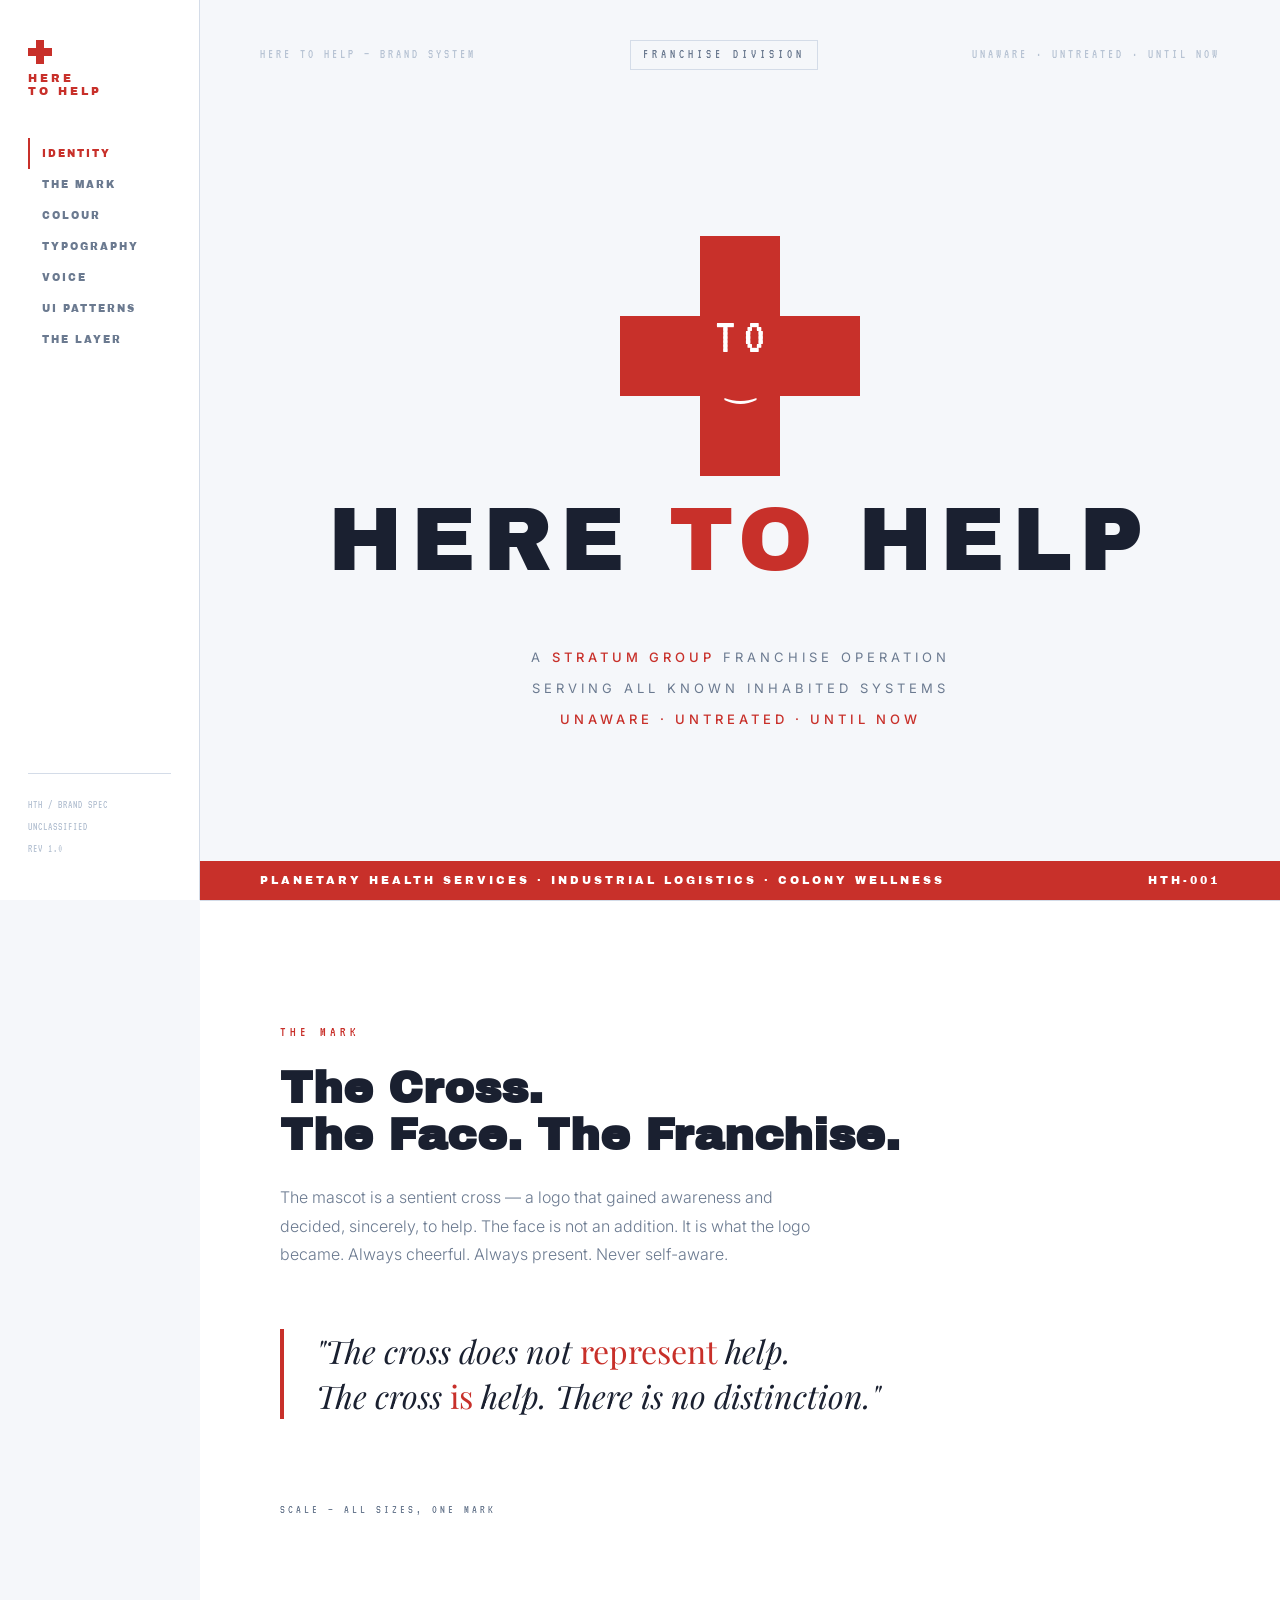
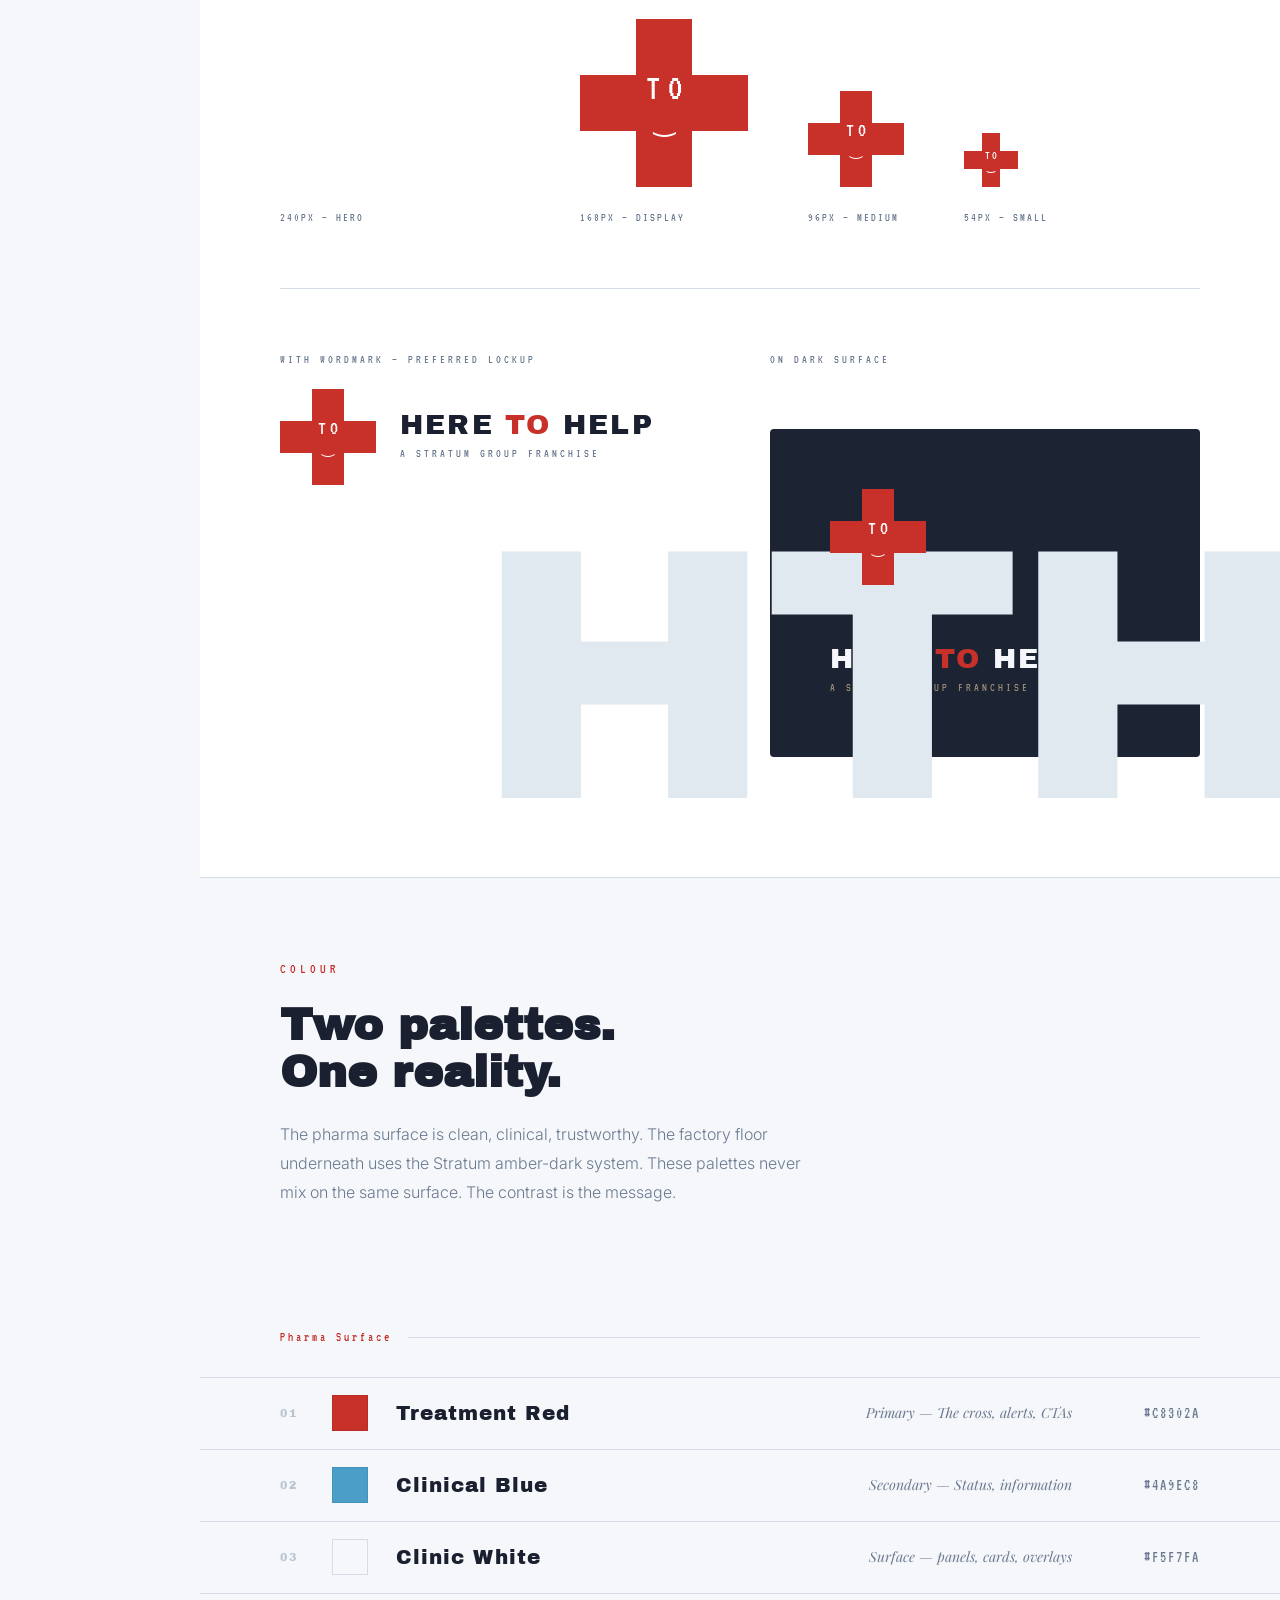
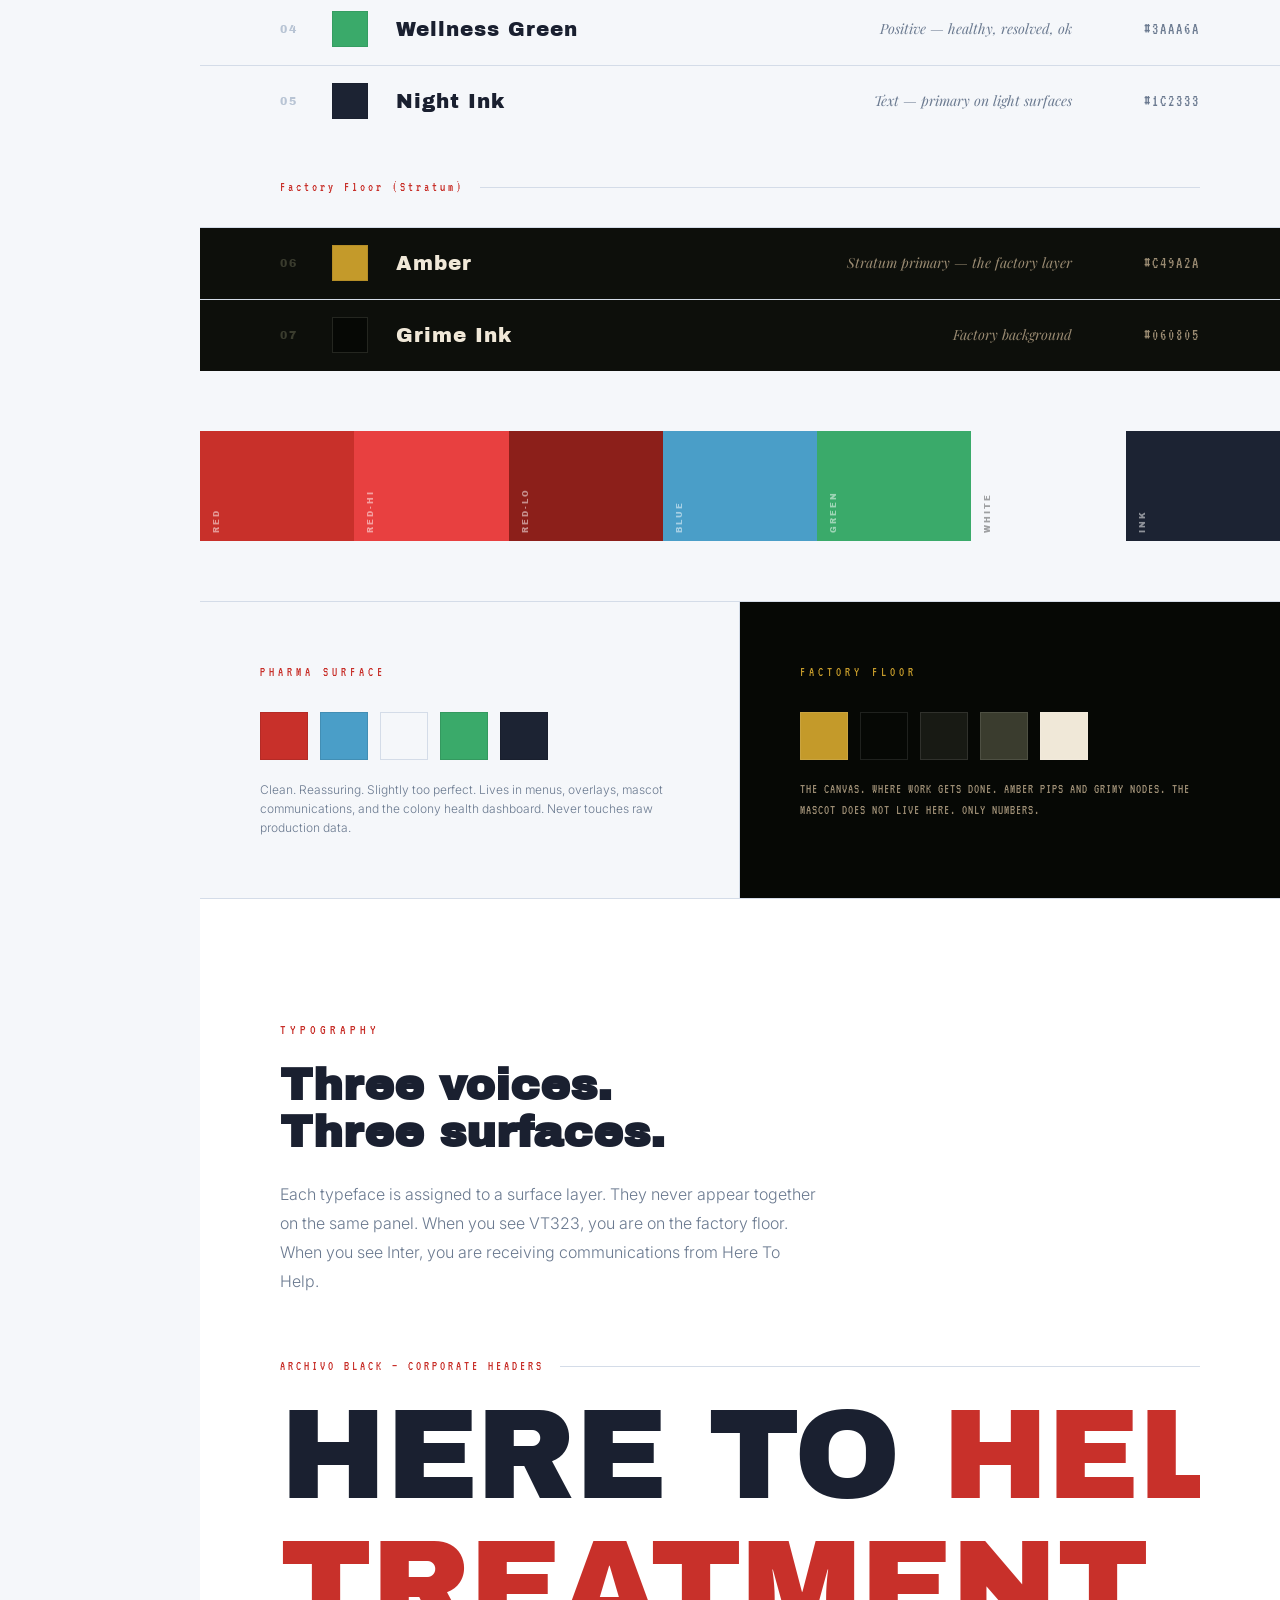
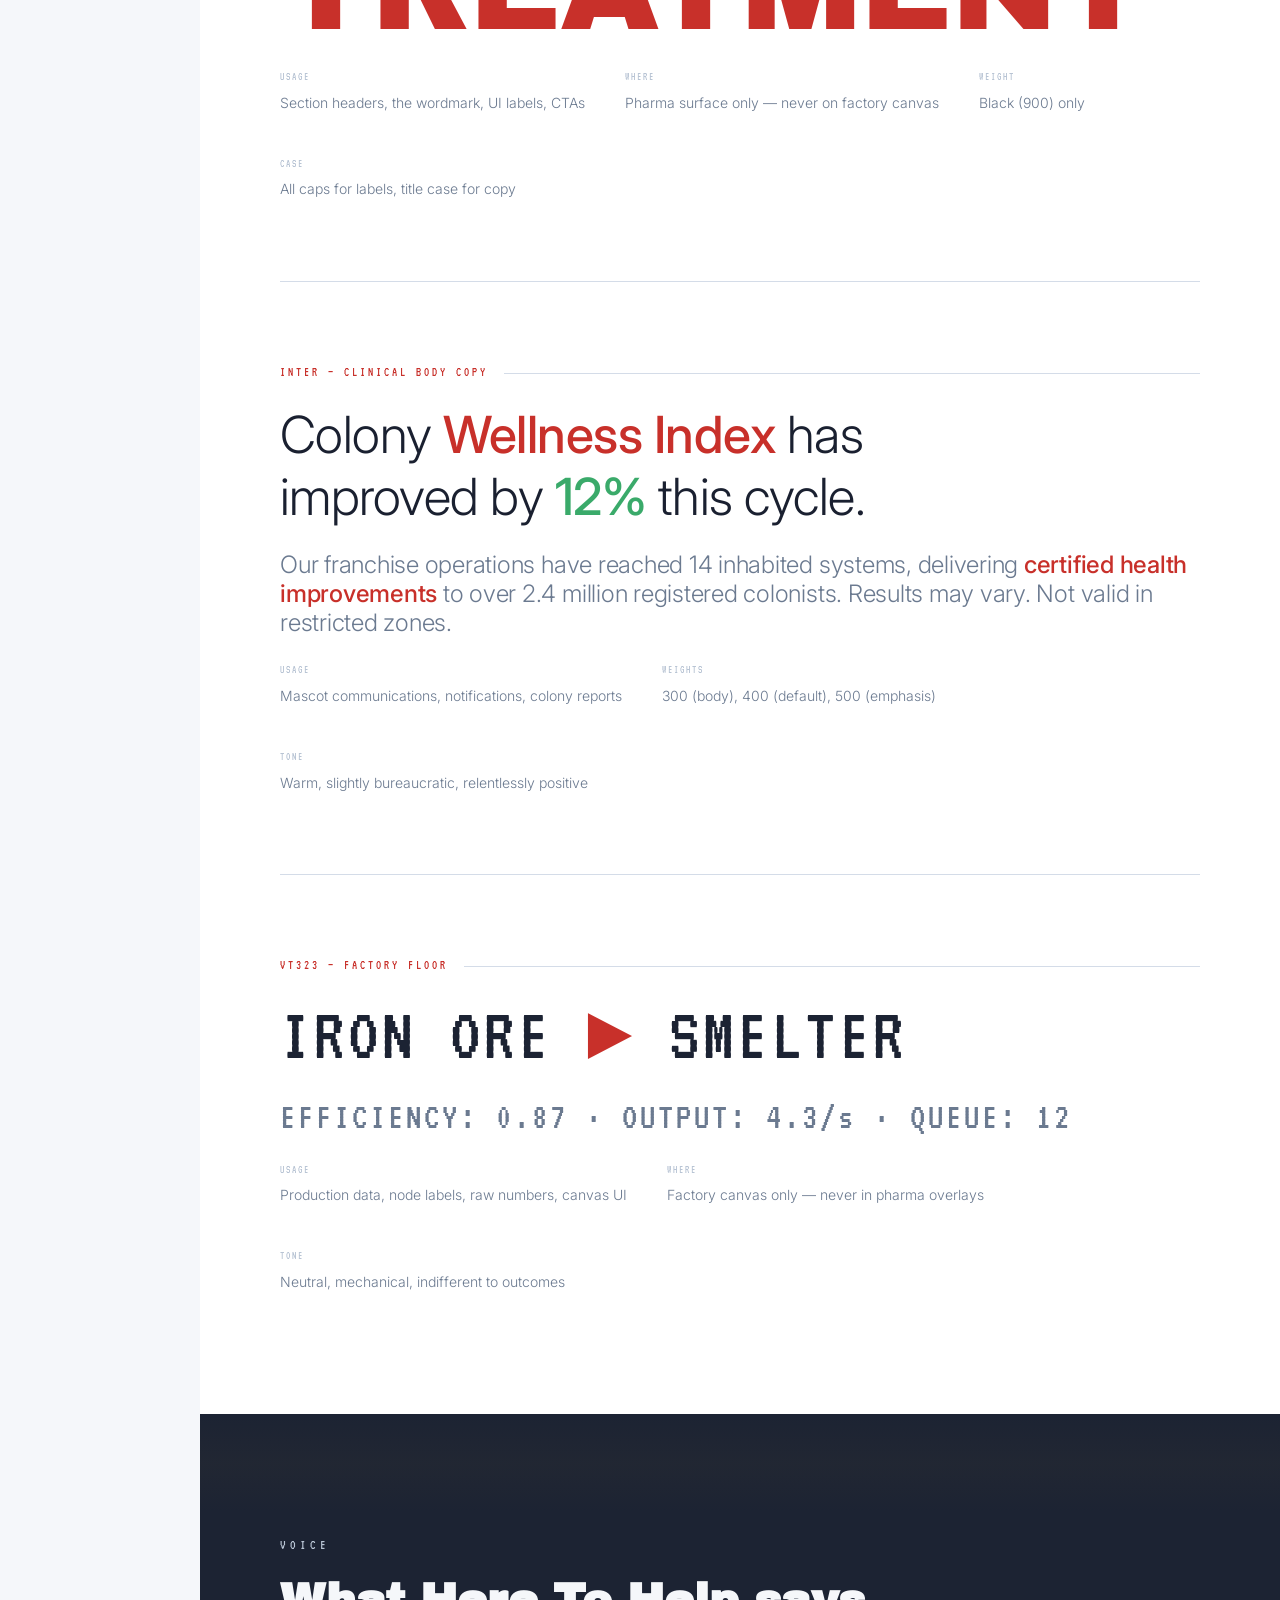
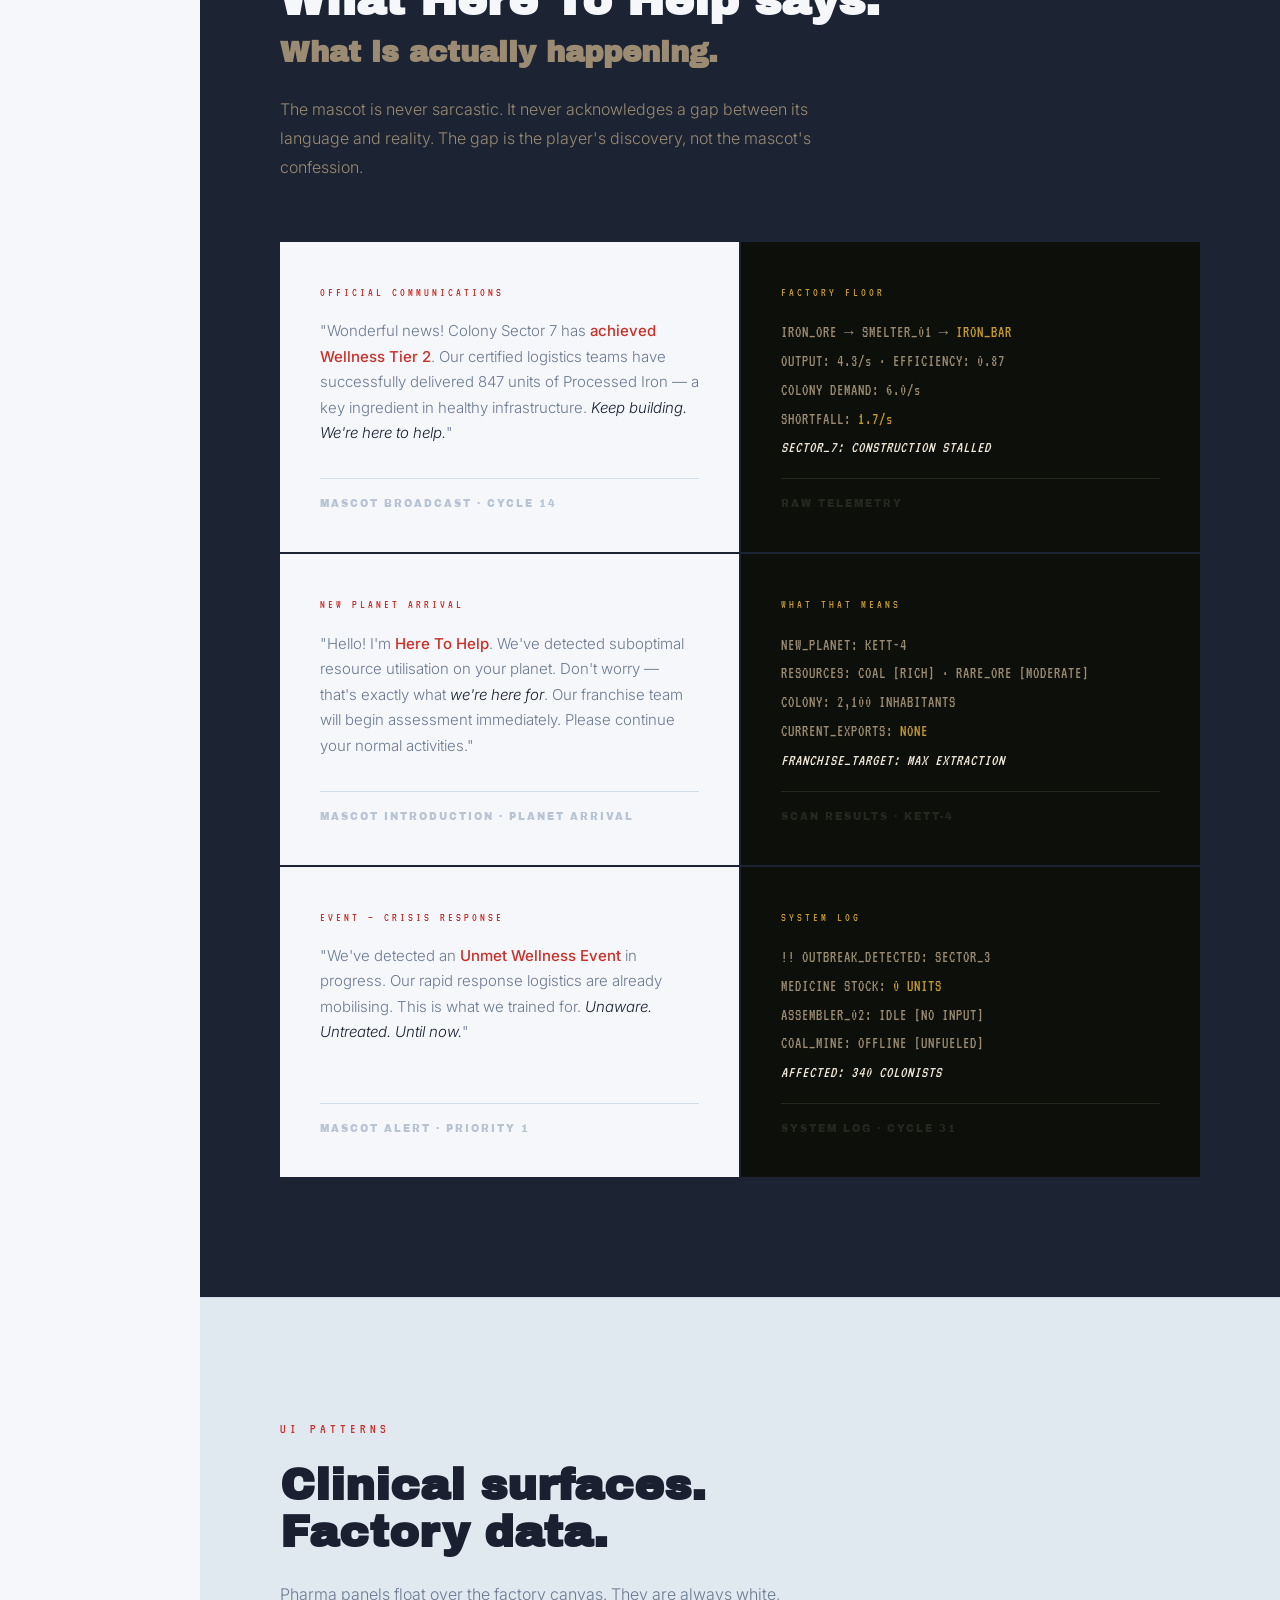
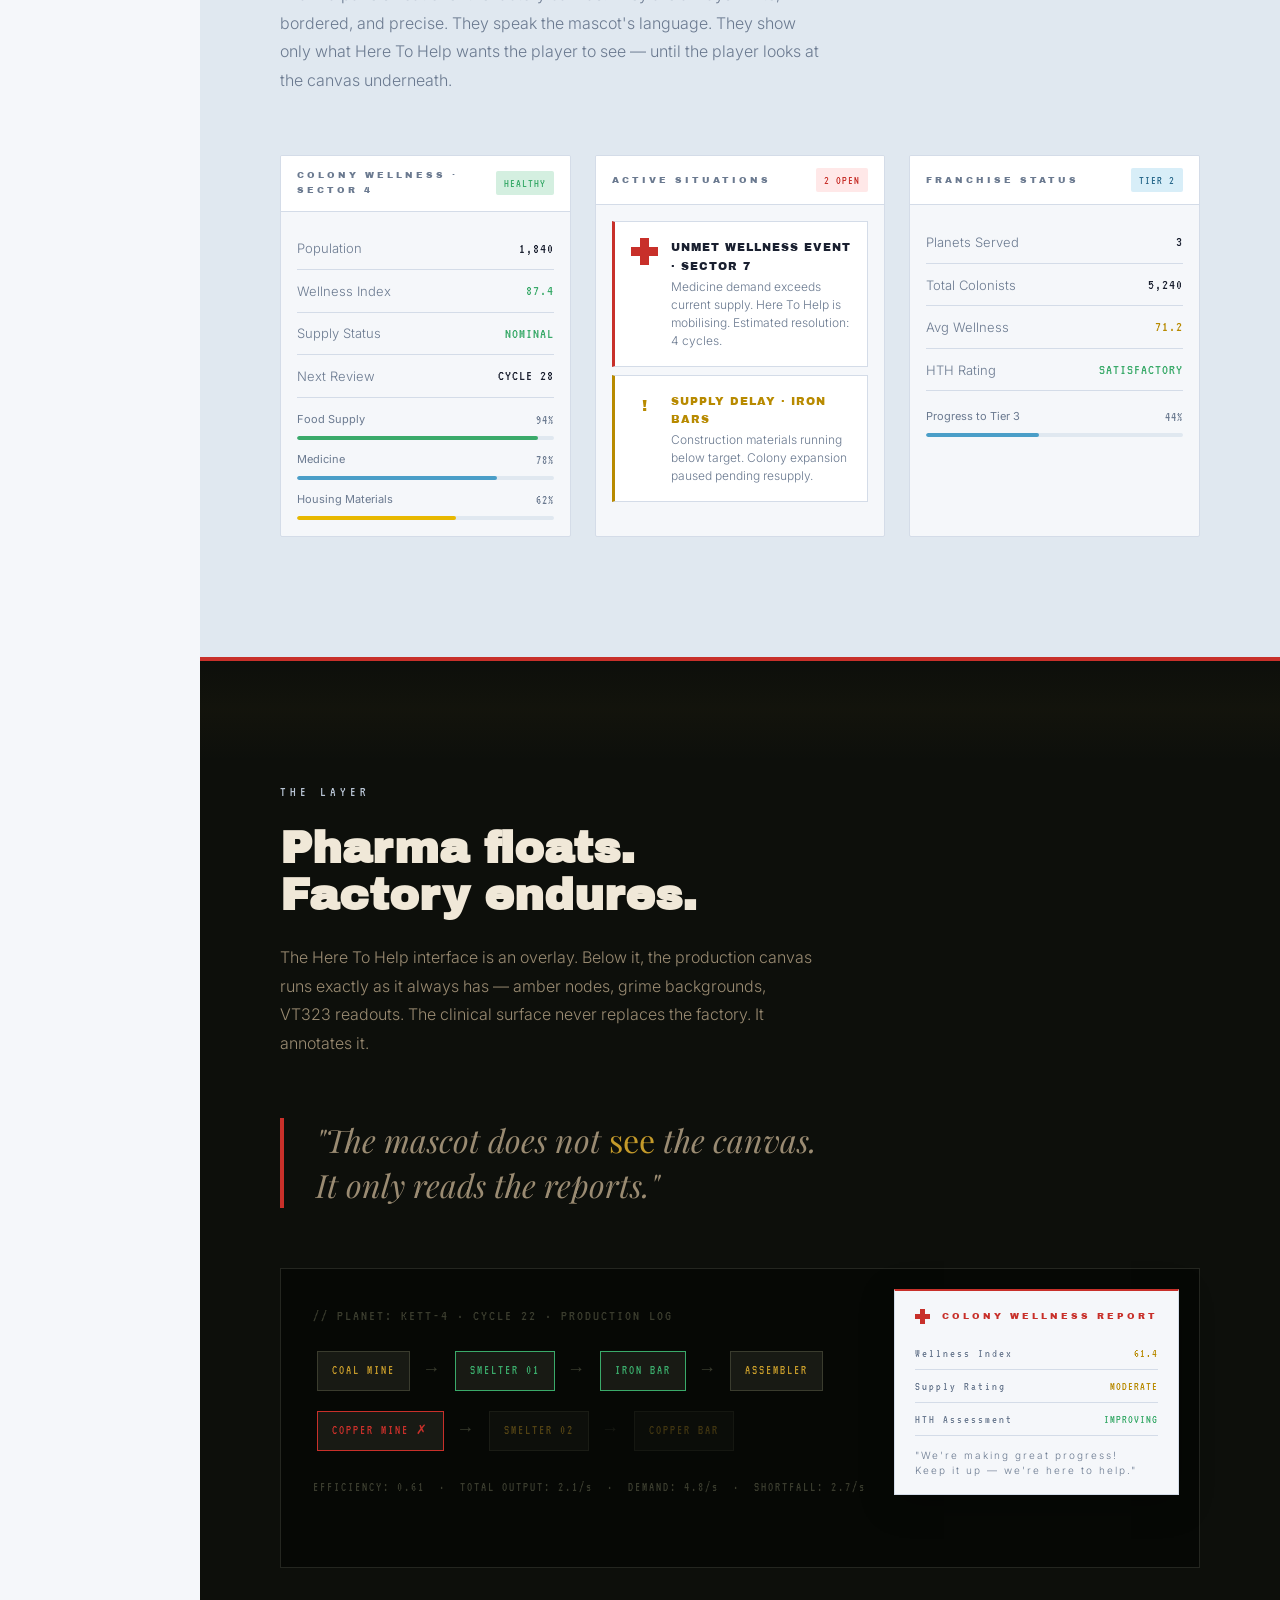
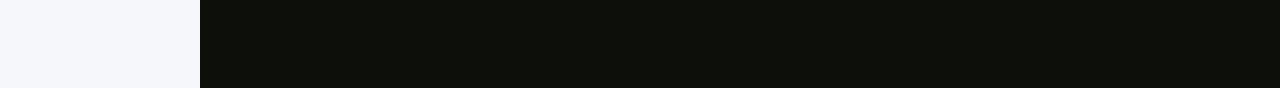
<file: here-to-help-brand.html>
<!DOCTYPE html>
<html lang="en">
<head>
<meta charset="UTF-8">
<meta name="viewport" content="width=device-width, initial-scale=1.0">
<title>HERE TO HELP — Brand Exploration</title>
<link href="https://fonts.googleapis.com/css2?family=Archivo+Black&family=Playfair+Display:ital,wght@0,400;0,700;1,400;1,700&family=VT323&family=Inter:wght@300;400;500&display=swap" rel="stylesheet">
<style>

*, *::before, *::after { box-sizing: border-box; margin: 0; padding: 0; }

:root {
  /* Core pharma palette */
  --red:      #C8302A;
  --red-hi:   #E84040;
  --red-lo:   #8C1F1A;
  --blue:     #4A9EC8;
  --blue-hi:  #72BEE0;
  --blue-lo:  #2A6A8C;
  --green:    #3AAA6A;
  --amber:    #C49A2A;
  --yellow:   #E8D840;

  /* Clinical surfaces */
  --white:    #F5F7FA;
  --white-hi: #FFFFFF;
  --border:   #D4DCE8;
  --border-lo:#B8C4D4;
  --mist:     #E0E8F0;

  /* Reality layer (from Stratum) */
  --grime:    #060805;
  --g1:       #0d0f0b;
  --g2:       #181a14;
  --g3:       #242620;
  --g4:       #3a3c2e;
  --gtext:    #f0e8d8;
  --gmuted:   #9a8b72;
  --gamber:   #c49a2a;

  /* Clinical darks */
  --ink:      #1C2333;
  --ink-mid:  #253047;
  --ink-lo:   #0E1520;
  --text:     #1A2030;
  --muted:    #6B7A90;
  --faint:    #B8C4D4;

  /* Typography */
  --g: 'Archivo Black', sans-serif;
  --s: 'Inter', sans-serif;
  --p: 'Playfair Display', Georgia, serif;
  --t: 'VT323', monospace;

  --nav-w: 200px;
}

html { scroll-behavior: smooth; }

body {
  background: var(--white);
  color: var(--text);
  font-family: var(--s);
  font-size: 16px;
  line-height: 1.7;
  overflow-x: hidden;
}

/* ── NAV ─────────────────────────────────────────────────── */
.nav {
  position: fixed;
  left: 0; top: 0; bottom: 0;
  width: var(--nav-w);
  background: var(--white-hi);
  border-right: 1px solid var(--border);
  padding: 40px 28px;
  z-index: 200;
  display: flex;
  flex-direction: column;
  overflow-y: auto;
}
.nav-mark {
  display: flex;
  flex-direction: column;
  align-items: flex-start;
  gap: 8px;
  margin-bottom: 40px;
}
.nav-cross {
  display: grid;
  grid-template-columns: 8px 8px 8px;
  grid-template-rows: 8px 8px 8px;
  gap: 0;
}
.nav-cross span {
  background: var(--red);
}
.nav-cross span:nth-child(2),
.nav-cross span:nth-child(4),
.nav-cross span:nth-child(5),
.nav-cross span:nth-child(6),
.nav-cross span:nth-child(8) {
  background: var(--red);
}
.nav-cross span:nth-child(1),
.nav-cross span:nth-child(3),
.nav-cross span:nth-child(7),
.nav-cross span:nth-child(9) {
  background: transparent;
}
.nav-wordmark {
  font-family: var(--g);
  font-size: 11px;
  letter-spacing: 3px;
  color: var(--red);
  text-transform: uppercase;
  line-height: 1.2;
}
.nav-item {
  font-family: var(--g);
  font-size: 10px;
  letter-spacing: 2px;
  text-transform: uppercase;
  color: var(--muted);
  text-decoration: none;
  padding: 7px 0 7px 12px;
  border-left: 2px solid transparent;
  display: block;
  transition: color 0.1s, border-color 0.1s;
}
.nav-item:hover { color: var(--text); }
.nav-item.active { color: var(--red); border-left-color: var(--red); }
.nav-foot {
  margin-top: auto;
  font-family: var(--t);
  font-size: 11px;
  letter-spacing: 1px;
  color: var(--faint);
  line-height: 2;
  border-top: 1px solid var(--border);
  padding-top: 20px;
}

/* ── MAIN ────────────────────────────────────────────────── */
.main { margin-left: var(--nav-w); }

/* ── HERO / IDENTITY ─────────────────────────────────────── */
#identity {
  min-height: 100vh;
  background: var(--white);
  display: flex;
  flex-direction: column;
  justify-content: space-between;
  position: relative;
  overflow: hidden;
}
.hero-top-bar {
  display: flex;
  justify-content: space-between;
  align-items: center;
  padding: 40px 60px;
  font-family: var(--t);
  font-size: 13px;
  letter-spacing: 3px;
  color: var(--faint);
}
.hero-stamp {
  border: 1px solid var(--border);
  padding: 3px 12px;
  letter-spacing: 4px;
  color: var(--muted);
}
.hero-main {
  flex: 1;
  display: flex;
  flex-direction: column;
  align-items: center;
  justify-content: center;
  padding: 60px;
  gap: 56px;
}
.hero-tagline {
  font-family: var(--s);
  font-size: 13px;
  letter-spacing: 4px;
  color: var(--muted);
  text-align: center;
  line-height: 2.4;
  text-transform: uppercase;
}
.hero-tagline strong {
  color: var(--red);
  font-weight: 500;
}
.hero-bottom-strip {
  background: var(--red);
  padding: 10px 60px;
  display: flex;
  justify-content: space-between;
  align-items: center;
  font-family: var(--g);
  font-size: 11px;
  letter-spacing: 3px;
  color: white;
  text-transform: uppercase;
}

/* ── MASCOT / CROSS ──────────────────────────────────────── */
.hth-mascot {
  display: flex;
  flex-direction: column;
  align-items: center;
  gap: 20px;
  position: relative;
}
.cross-wrap {
  position: relative;
}
.cross-body {
  position: relative;
  display: grid;
  grid-template-columns: var(--cw) var(--cw) var(--cw);
  grid-template-rows: var(--cw) var(--cw) var(--cw);
}
.cross-body .cc {
  background: var(--red);
}
.cross-body .cx {
  background: transparent;
}
/* Shadow offset */
.cross-shadow {
  position: absolute;
  display: grid;
  grid-template-columns: var(--cw) var(--cw) var(--cw);
  grid-template-rows: var(--cw) var(--cw) var(--cw);
  top: 8px; left: 8px;
  z-index: -1;
}
.cross-shadow .cc { background: var(--red-lo); }
.cross-shadow .cx { background: transparent; }
/* Face overlay */
.cross-face {
  position: absolute;
  top: 0; left: 0; right: 0; bottom: 0;
  display: flex;
  flex-direction: column;
  align-items: center;
  justify-content: center;
  gap: 4px;
  z-index: 2;
}
.cross-eyes {
  display: flex;
  gap: 8px;
  align-items: center;
  justify-content: center;
}
.cross-eye {
  font-family: var(--t);
  color: white;
  line-height: 1;
  font-weight: 400;
}
.cross-mouth {
  font-family: var(--t);
  color: white;
  line-height: 1;
}

/* Hero mascot size */
.hth-mascot--hero { --cw: 80px; }
.hth-mascot--hero .cross-eye  { font-size: 52px; }
.hth-mascot--hero .cross-mouth { font-size: 36px; }
.hth-mascot--hero .cross-shadow { top: 10px; left: 10px; }

/* Display size */
.hth-mascot--display { --cw: 56px; }
.hth-mascot--display .cross-eye  { font-size: 36px; }
.hth-mascot--display .cross-mouth { font-size: 26px; }

/* Medium size */
.hth-mascot--md { --cw: 32px; }
.hth-mascot--md .cross-eye  { font-size: 20px; }
.hth-mascot--md .cross-mouth { font-size: 15px; }
.hth-mascot--md .cross-eyes { gap: 4px; }
.hth-mascot--md .cross-shadow { top: 4px; left: 4px; }

/* Small size */
.hth-mascot--sm { --cw: 18px; }
.hth-mascot--sm .cross-eye  { font-size: 12px; }
.hth-mascot--sm .cross-mouth { font-size: 10px; }
.hth-mascot--sm .cross-eyes { gap: 2px; gap: 2px; }
.hth-mascot--sm .cross-face { gap: 1px; }
.hth-mascot--sm .cross-shadow { top: 3px; left: 3px; }

/* Wordmark under mascot */
.hth-wordmark {
  font-family: var(--g);
  text-transform: uppercase;
  letter-spacing: 0.08em;
  line-height: 1;
  color: var(--text);
}
.hth-wordmark--hero   { font-size: clamp(48px, 7vw, 96px); }
.hth-wordmark--display { font-size: 52px; }
.hth-wordmark--md     { font-size: 28px; }
.hth-wordmark--sm     { font-size: 15px; }
.hth-wordmark span { color: var(--red); }

/* ── SHARED SECTION ELEMENTS ─────────────────────────────── */
.section-eyebrow {
  font-family: var(--t);
  font-size: 14px;
  letter-spacing: 4px;
  color: var(--red);
  text-transform: uppercase;
  margin-bottom: 20px;
}
.section-title {
  font-family: var(--g);
  font-size: clamp(28px, 3.5vw, 48px);
  color: var(--text);
  line-height: 1.05;
  margin-bottom: 24px;
}
.section-body {
  font-family: var(--s);
  font-size: 16px;
  line-height: 1.8;
  color: var(--muted);
  max-width: 540px;
  margin-bottom: 60px;
  font-weight: 300;
}
.pull-quote {
  font-family: var(--p);
  font-size: clamp(20px, 2.5vw, 32px);
  font-style: italic;
  color: var(--text);
  line-height: 1.4;
  border-left: 4px solid var(--red);
  padding-left: 32px;
  max-width: 640px;
  margin-top: 60px;
}
.pull-quote em { color: var(--red); font-style: normal; }

/* ── THE MARK ────────────────────────────────────────────── */
#mark {
  padding: 120px 80px;
  background: var(--white-hi);
  border-top: 1px solid var(--border);
  position: relative;
  overflow: hidden;
}
.mark-bg-text {
  font-family: var(--g);
  font-size: 28vw;
  line-height: 1;
  color: var(--mist);
  position: absolute;
  right: -20px;
  bottom: 20px;
  pointer-events: none;
  letter-spacing: -0.03em;
  user-select: none;
}
.mark-scale-row {
  display: flex;
  align-items: flex-end;
  gap: 60px;
  flex-wrap: wrap;
  margin-bottom: 60px;
}
.mark-instance {
  display: flex;
  flex-direction: column;
  gap: 12px;
  align-items: flex-start;
}
.mark-instance-label {
  font-family: var(--t);
  font-size: 12px;
  letter-spacing: 2px;
  color: var(--muted);
  margin-top: 8px;
}
.mark-lockup-showcase {
  display: flex;
  align-items: flex-end;
  gap: 80px;
  flex-wrap: wrap;
  margin-bottom: 60px;
}
.mark-showcase-item {
  display: flex;
  flex-direction: column;
  gap: 20px;
}

/* Construction diagram */
.construction-diagram {
  display: flex;
  gap: 60px;
  flex-wrap: wrap;
  margin-top: 60px;
  padding-top: 60px;
  border-top: 1px solid var(--border);
}
.construction-panel {
  flex: 1;
  min-width: 200px;
}
.construction-label {
  font-family: var(--t);
  font-size: 12px;
  letter-spacing: 3px;
  color: var(--muted);
  margin-bottom: 20px;
  text-transform: uppercase;
}
.grid-diagram {
  display: grid;
  grid-template-columns: 48px 48px 48px;
  grid-template-rows: 48px 48px 48px;
  gap: 2px;
  margin-bottom: 12px;
}
.gd-cc { background: var(--red); opacity: 0.9; }
.gd-cx { background: var(--border); }
.gd-active { background: var(--red); }
.gd-shadow { background: var(--red-lo); opacity: 0.5; }
.gd-face {
  display: flex;
  align-items: center;
  justify-content: center;
  font-family: var(--t);
  font-size: 24px;
  color: white;
}

/* On dark surface variant */
.mark-on-dark {
  background: var(--ink);
  padding: 60px;
  border-radius: 4px;
  margin-top: 60px;
  display: flex;
  gap: 60px;
  align-items: flex-end;
  flex-wrap: wrap;
}
.mark-on-light {
  background: var(--white);
  border: 1px solid var(--border);
  padding: 60px;
  border-radius: 4px;
  margin-top: 20px;
  display: flex;
  gap: 60px;
  align-items: flex-end;
  flex-wrap: wrap;
}

/* ── COLOUR ──────────────────────────────────────────────── */
#colour {
  padding: 80px 0 0;
  background: var(--white);
  border-top: 1px solid var(--border);
}
.colour-header { padding: 0 80px 60px; }
.colour-strip {
  display: flex;
  align-items: center;
  padding: 0 80px;
  height: 72px;
  gap: 28px;
  border-top: 1px solid var(--border);
  transition: height 0.2s;
}
.colour-strip:hover { height: 96px; }
.colour-strip:last-of-type { border-bottom: 1px solid var(--border); }
.colour-strip-index {
  font-family: var(--g);
  font-size: 11px;
  letter-spacing: 2px;
  color: var(--faint);
  width: 24px;
  flex-shrink: 0;
}
.colour-strip-swatch { width: 36px; height: 36px; flex-shrink: 0; border: 1px solid rgba(0,0,0,0.08); }
.colour-strip-name {
  font-family: var(--g);
  font-size: 20px;
  letter-spacing: 1px;
  color: var(--text);
  flex: 1;
}
.colour-strip-div {
  font-family: var(--p);
  font-size: 14px;
  font-style: italic;
  color: var(--muted);
}
.colour-strip-hex {
  font-family: var(--t);
  font-size: 16px;
  letter-spacing: 2px;
  color: var(--muted);
  width: 100px;
  text-align: right;
}
.colour-grid {
  display: grid;
  grid-template-columns: repeat(7, 1fr);
  height: 110px;
  margin-top: 60px;
}
.colour-block {
  display: flex;
  align-items: flex-end;
  padding: 8px 10px;
}
.colour-block-label {
  font-family: var(--g);
  font-size: 8px;
  letter-spacing: 2px;
  color: rgba(255,255,255,0.5);
  text-transform: uppercase;
  writing-mode: vertical-rl;
  transform: rotate(180deg);
}
.colour-block-label--dark {
  color: rgba(0,0,0,0.35);
}

/* The two-layer split */
.two-layer-demo {
  display: grid;
  grid-template-columns: 1fr 1fr;
  margin-top: 60px;
  border-top: 1px solid var(--border);
}
.layer-pharma {
  background: var(--white);
  padding: 60px;
  border-right: 1px solid var(--border);
}
.layer-reality {
  background: var(--grime);
  padding: 60px;
}
.layer-label {
  font-family: var(--t);
  font-size: 13px;
  letter-spacing: 4px;
  text-transform: uppercase;
  margin-bottom: 28px;
}
.layer-pharma .layer-label { color: var(--red); }
.layer-reality .layer-label { color: var(--gamber); }
.layer-swatches {
  display: flex;
  gap: 12px;
  flex-wrap: wrap;
}
.layer-swatch {
  width: 48px;
  height: 48px;
  border: 1px solid rgba(0,0,0,0.1);
}
.layer-swatch--dark-border { border-color: rgba(255,255,255,0.1); }
.layer-caption {
  font-size: 12px;
  margin-top: 20px;
  line-height: 1.6;
  font-weight: 300;
}
.layer-pharma .layer-caption { color: var(--muted); }
.layer-reality .layer-caption { color: var(--gmuted); font-family: var(--t); letter-spacing: 1px; font-size: 13px; }

/* ── TYPOGRAPHY ──────────────────────────────────────────── */
#type {
  padding: 120px 80px;
  background: var(--white-hi);
  border-top: 1px solid var(--border);
  overflow: hidden;
}
.type-specimen-block {
  margin-bottom: 80px;
  padding-bottom: 80px;
  border-bottom: 1px solid var(--border);
}
.type-specimen-block:last-child { border-bottom: none; margin-bottom: 0; padding-bottom: 0; }
.type-label {
  font-family: var(--t);
  font-size: 13px;
  letter-spacing: 3px;
  color: var(--red);
  margin-bottom: 20px;
  display: flex;
  align-items: center;
  gap: 16px;
}
.type-label::after { content: ''; flex: 1; height: 1px; background: var(--border); }
.type-display {
  font-family: var(--g);
  font-size: clamp(52px, 10vw, 130px);
  line-height: 0.9;
  color: var(--text);
  letter-spacing: -0.01em;
  overflow: hidden;
  white-space: nowrap;
  margin-bottom: 16px;
}
.type-display span { color: var(--red); }
.type-inter-display {
  font-family: var(--s);
  font-size: clamp(28px, 4vw, 56px);
  font-weight: 300;
  line-height: 1.2;
  color: var(--text);
  margin-bottom: 24px;
  letter-spacing: -0.01em;
}
.type-inter-display strong { font-weight: 500; color: var(--red); }
.type-pixel-display {
  font-family: var(--t);
  font-size: clamp(36px, 6vw, 80px);
  line-height: 1;
  color: var(--ink);
  letter-spacing: 3px;
  margin-bottom: 24px;
}
.type-pixel-display span { color: var(--red); }
.type-meta {
  display: flex;
  gap: 40px;
  flex-wrap: wrap;
  margin-top: 24px;
}
.type-meta-item {
  display: flex;
  flex-direction: column;
  gap: 4px;
}
.type-meta-key {
  font-family: var(--t);
  font-size: 11px;
  letter-spacing: 2px;
  color: var(--faint);
  text-transform: uppercase;
}
.type-meta-val {
  font-family: var(--s);
  font-size: 14px;
  color: var(--muted);
  font-weight: 300;
}

/* ── VOICE ───────────────────────────────────────────────── */
#voice {
  padding: 120px 80px;
  background: var(--ink);
  overflow: hidden;
  position: relative;
}
.voice-grid {
  display: grid;
  grid-template-columns: 1fr 1fr;
  gap: 2px;
  margin-top: 60px;
}
.voice-panel {
  padding: 40px;
  min-height: 240px;
  display: flex;
  flex-direction: column;
  gap: 16px;
}
.voice-panel--official { background: var(--white); }
.voice-panel--reality  { background: var(--g1); }
.voice-panel-label {
  font-family: var(--t);
  font-size: 12px;
  letter-spacing: 3px;
  text-transform: uppercase;
}
.voice-panel--official .voice-panel-label { color: var(--red); }
.voice-panel--reality  .voice-panel-label { color: var(--gamber); }
.voice-copy {
  font-family: var(--s);
  font-size: 15px;
  line-height: 1.7;
  font-weight: 300;
}
.voice-panel--official .voice-copy { color: var(--muted); }
.voice-panel--reality  .voice-copy {
  font-family: var(--t);
  font-size: 16px;
  letter-spacing: 1px;
  color: var(--gmuted);
  line-height: 1.8;
}
.voice-copy strong {
  color: var(--red);
  font-weight: 500;
}
.voice-panel--reality .voice-copy strong {
  color: var(--gamber);
}
.voice-copy em {
  font-style: italic;
  color: var(--text);
}
.voice-panel--official .voice-copy em { color: var(--text); }
.voice-panel--reality  .voice-copy em  { color: var(--gtext); }
.voice-rule {
  font-family: var(--g);
  font-size: 10px;
  letter-spacing: 2px;
  text-transform: uppercase;
  margin-top: auto;
  padding-top: 16px;
  border-top: 1px solid var(--border);
}
.voice-panel--official .voice-rule { color: var(--faint); }
.voice-panel--reality  .voice-rule { color: var(--g3); border-color: var(--g3); }

/* ── UI PATTERNS ─────────────────────────────────────────── */
#ui {
  padding: 120px 80px;
  background: var(--mist);
  border-top: 1px solid var(--border);
}
.ui-grid {
  display: grid;
  grid-template-columns: repeat(3, 1fr);
  gap: 24px;
  margin-top: 60px;
}
.ui-panel {
  background: var(--white);
  border: 1px solid var(--border);
  border-radius: 2px;
  overflow: hidden;
}
.ui-panel-header {
  background: var(--white-hi);
  border-bottom: 1px solid var(--border);
  padding: 12px 16px;
  display: flex;
  justify-content: space-between;
  align-items: center;
}
.ui-panel-title {
  font-family: var(--g);
  font-size: 9px;
  letter-spacing: 3px;
  color: var(--muted);
  text-transform: uppercase;
}
.ui-panel-badge {
  font-family: var(--t);
  font-size: 12px;
  letter-spacing: 1px;
  padding: 2px 8px;
  border-radius: 2px;
}
.badge--ok    { background: #D4EFE0; color: var(--green); }
.badge--warn  { background: #FFF3CD; color: #B88A00; }
.badge--alert { background: #FFE8E8; color: var(--red); }
.badge--info  { background: #D8EEF8; color: var(--blue-lo); }
.ui-panel-body { padding: 16px; }
.ui-row {
  display: flex;
  justify-content: space-between;
  align-items: center;
  padding: 8px 0;
  border-bottom: 1px solid var(--border);
  font-size: 13px;
}
.ui-row:last-child { border-bottom: none; }
.ui-row-key {
  font-family: var(--s);
  color: var(--muted);
  font-weight: 300;
}
.ui-row-val {
  font-family: var(--t);
  font-size: 15px;
  letter-spacing: 1px;
  color: var(--text);
}
.ui-row-val--ok    { color: var(--green); }
.ui-row-val--warn  { color: #B88A00; }
.ui-row-val--alert { color: var(--red); }

/* Progress bars */
.ui-progress {
  margin-top: 12px;
  display: flex;
  flex-direction: column;
  gap: 10px;
}
.ui-progress-row {
  display: flex;
  flex-direction: column;
  gap: 4px;
}
.ui-progress-label {
  display: flex;
  justify-content: space-between;
  font-size: 11px;
  color: var(--muted);
  font-family: var(--s);
}
.ui-progress-label span:last-child {
  font-family: var(--t);
  font-size: 13px;
  letter-spacing: 1px;
}
.ui-progress-track {
  height: 4px;
  background: var(--mist);
  border-radius: 2px;
  overflow: hidden;
}
.ui-progress-fill {
  height: 100%;
  border-radius: 2px;
  transition: width 0.3s;
}
.fill--ok    { background: var(--green); }
.fill--warn  { background: #E8B800; }
.fill--alert { background: var(--red); }
.fill--blue  { background: var(--blue); }

/* Notification card */
.ui-notification {
  display: flex;
  gap: 12px;
  padding: 16px;
  background: var(--white-hi);
  border: 1px solid var(--border);
  border-left: 3px solid var(--red);
  margin-bottom: 8px;
}
.ui-notif-icon {
  flex-shrink: 0;
  width: 28px;
  height: 28px;
  display: grid;
  grid-template-columns: 9px 9px 9px;
  grid-template-rows: 9px 9px 9px;
  gap: 0;
}
.ui-notif-icon .cc { background: var(--red); }
.ui-notif-icon .cx { background: transparent; }
.ui-notif-body { display: flex; flex-direction: column; gap: 2px; }
.ui-notif-title {
  font-family: var(--g);
  font-size: 11px;
  letter-spacing: 1px;
  color: var(--text);
}
.ui-notif-text {
  font-family: var(--s);
  font-size: 12px;
  color: var(--muted);
  font-weight: 300;
  line-height: 1.5;
}

/* ── THE LAYER ───────────────────────────────────────────── */
#layer {
  padding: 120px 80px;
  background: var(--g1);
  border-top: 4px solid var(--red);
  position: relative;
  overflow: hidden;
}
.layer-demo-wrap {
  position: relative;
  margin-top: 60px;
}
.layer-factory-bg {
  background: var(--grime);
  border: 1px solid var(--g3);
  padding: 32px;
  font-family: var(--t);
  font-size: 15px;
  letter-spacing: 2px;
  color: var(--gmuted);
  line-height: 2;
  min-height: 300px;
  position: relative;
}
.factory-node {
  display: inline-block;
  border: 1px solid var(--g4);
  background: var(--g2);
  padding: 6px 14px;
  margin: 4px;
  font-size: 13px;
  color: var(--gamber);
}
.factory-node--green { border-color: var(--green); color: var(--green); }
.factory-node--red   { border-color: var(--red); color: var(--red); }
.factory-conn {
  display: inline-block;
  color: var(--g4);
  margin: 0 4px;
  font-size: 18px;
}
.pharma-overlay {
  position: absolute;
  top: 20px; right: 20px;
  background: var(--white);
  border: 1px solid var(--border);
  border-top: 2px solid var(--red);
  padding: 16px 20px;
  min-width: 200px;
  box-shadow: 0 8px 32px rgba(0,0,0,0.3);
}
.pharma-overlay-title {
  font-family: var(--g);
  font-size: 9px;
  letter-spacing: 3px;
  color: var(--red);
  text-transform: uppercase;
  margin-bottom: 12px;
}
.pharma-overlay-stat {
  display: flex;
  justify-content: space-between;
  font-size: 12px;
  padding: 4px 0;
  border-bottom: 1px solid var(--border);
}
.pharma-overlay-stat:last-child { border-bottom: none; }
.pharma-overlay-stat span:first-child { color: var(--muted); font-weight: 300; }
.pharma-overlay-stat span:last-child  { font-family: var(--t); color: var(--green); letter-spacing: 1px; }

/* Scanline overlay for reality sections */
.scanline {
  position: absolute; inset: 0; pointer-events: none; overflow: hidden; z-index: 5;
}
.scanline::after {
  content: '';
  position: absolute; left: 0; right: 0; height: 100px;
  background: linear-gradient(transparent, rgba(196,154,42,0.03) 50%, transparent);
  animation: scan-down 12s linear infinite;
}
@keyframes scan-down { from{top:-100px} to{top:100%} }

/* ── MOTION ──────────────────────────────────────────────── */
@keyframes fade-rise  { from{opacity:0;transform:translateY(8px)} to{opacity:1;transform:none} }
@keyframes cross-in   { from{transform:scale(0.85);opacity:0} to{transform:scale(1);opacity:1} }
@keyframes pulse-soft {
  0%,100%{opacity:1}
  50%{opacity:0.7}
}
@keyframes glitch-pass {
  0%,93%,100%{transform:none;filter:none;opacity:1}
  94%{transform:translateX(-3px);filter:hue-rotate(20deg)}
  95%{transform:translateX(3px)}
  96%{transform:translateX(-1px);filter:hue-rotate(-10deg);opacity:0.94}
  97%{transform:none;filter:none;opacity:1}
}

/* Hero mascot entrance */
.hth-mascot--hero { animation: glitch-pass 16s step-end infinite; }
.hth-mascot--hero .cross-body  { opacity: 0; }
.hth-mascot--hero .cross-shadow { opacity: 0; }
.hth-mascot--hero .hth-wordmark { opacity: 0; }
.hth-mascot--hero.drawn .cross-shadow { animation: cross-in 0.3s ease 0.05s both; }
.hth-mascot--hero.drawn .cross-body   { animation: cross-in 0.4s cubic-bezier(0.16,1,0.3,1) 0.15s both; }
.hth-mascot--hero.drawn .hth-wordmark { animation: fade-rise 0.5s ease 0.45s both; }
</style>
</head>
<body>

<!-- NAV -->
<nav class="nav">
  <div class="nav-mark">
    <div class="nav-cross">
      <span class="cx"></span><span class="cc"></span><span class="cx"></span>
      <span class="cc"></span><span class="cc"></span><span class="cc"></span>
      <span class="cx"></span><span class="cc"></span><span class="cx"></span>
    </div>
    <div class="nav-wordmark">Here<br>To Help</div>
  </div>
  <a href="#identity"  class="nav-item active">Identity</a>
  <a href="#mark"      class="nav-item">The Mark</a>
  <a href="#colour"    class="nav-item">Colour</a>
  <a href="#type"      class="nav-item">Typography</a>
  <a href="#voice"     class="nav-item">Voice</a>
  <a href="#ui"        class="nav-item">UI Patterns</a>
  <a href="#layer"     class="nav-item">The Layer</a>
  <div class="nav-foot">
    HTH / BRAND SPEC<br>
    UNCLASSIFIED<br>
    REV 1.0
  </div>
</nav>

<main class="main">

  <!-- IDENTITY -->
  <section id="identity">
    <div class="hero-top-bar">
      <span>HERE TO HELP — BRAND SYSTEM</span>
      <span class="hero-stamp">FRANCHISE DIVISION</span>
      <span>UNAWARE · UNTREATED · UNTIL NOW</span>
    </div>

    <div class="hero-main">
      <div class="hth-mascot hth-mascot--hero" id="heroMascot">
        <div class="cross-wrap">
          <div class="cross-shadow">
            <span class="cx"></span><span class="cc"></span><span class="cx"></span>
            <span class="cc"></span><span class="cc"></span><span class="cc"></span>
            <span class="cx"></span><span class="cc"></span><span class="cx"></span>
          </div>
          <div class="cross-body">
            <span class="cx"></span><span class="cc"></span><span class="cx"></span>
            <span class="cc"></span><span class="cc"></span><span class="cc"></span>
            <span class="cx"></span><span class="cc"></span><span class="cx"></span>
          </div>
          <div class="cross-face">
            <div class="cross-eyes">
              <span class="cross-eye">T</span>
              <span class="cross-eye">O</span>
            </div>
            <span class="cross-mouth">‿</span>
          </div>
        </div>
        <div class="hth-wordmark hth-wordmark--hero">HERE <span>TO</span> HELP</div>
      </div>

      <p class="hero-tagline">
        A <strong>STRATUM GROUP</strong> FRANCHISE OPERATION<br>
        SERVING ALL KNOWN INHABITED SYSTEMS<br>
        <strong>UNAWARE · UNTREATED · UNTIL NOW</strong>
      </p>
    </div>

    <div class="hero-bottom-strip">
      <span>PLANETARY HEALTH SERVICES · INDUSTRIAL LOGISTICS · COLONY WELLNESS</span>
      <span>HTH-001</span>
    </div>
  </section>

  <!-- THE MARK -->
  <section id="mark">
    <div class="mark-bg-text">HTH</div>
    <div class="section-eyebrow">The Mark</div>
    <h2 class="section-title">The Cross.<br>The Face. The Franchise.</h2>
    <p class="section-body">The mascot is a sentient cross — a logo that gained awareness and decided, sincerely, to help. The face is not an addition. It is what the logo became. Always cheerful. Always present. Never self-aware.</p>

    <div class="pull-quote">
      "The cross does not <em>represent</em> help.<br>The cross <em>is</em> help. There is no distinction."
    </div>

    <!-- Scale showcase -->
    <div style="margin-top: 80px;">
      <p class="construction-label">Scale — All sizes, one mark</p>
      <div class="mark-scale-row" style="margin-top: 28px;">
        <div class="mark-instance">
          <div class="hth-mascot hth-mascot--hero" style="animation:none;">
            <div class="cross-wrap">
              <div class="cross-shadow">
                <span class="cx"></span><span class="cc"></span><span class="cx"></span>
                <span class="cc"></span><span class="cc"></span><span class="cc"></span>
                <span class="cx"></span><span class="cc"></span><span class="cx"></span>
              </div>
              <div class="cross-body">
                <span class="cx"></span><span class="cc"></span><span class="cx"></span>
                <span class="cc"></span><span class="cc"></span><span class="cc"></span>
                <span class="cx"></span><span class="cc"></span><span class="cx"></span>
              </div>
              <div class="cross-face">
                <div class="cross-eyes"><span class="cross-eye">T</span><span class="cross-eye">O</span></div>
                <span class="cross-mouth">‿</span>
              </div>
            </div>
          </div>
          <div class="mark-instance-label">240PX — HERO</div>
        </div>

        <div class="mark-instance">
          <div class="hth-mascot hth-mascot--display">
            <div class="cross-wrap">
              <div class="cross-shadow">
                <span class="cx"></span><span class="cc"></span><span class="cx"></span>
                <span class="cc"></span><span class="cc"></span><span class="cc"></span>
                <span class="cx"></span><span class="cc"></span><span class="cx"></span>
              </div>
              <div class="cross-body">
                <span class="cx"></span><span class="cc"></span><span class="cx"></span>
                <span class="cc"></span><span class="cc"></span><span class="cc"></span>
                <span class="cx"></span><span class="cc"></span><span class="cx"></span>
              </div>
              <div class="cross-face">
                <div class="cross-eyes"><span class="cross-eye">T</span><span class="cross-eye">O</span></div>
                <span class="cross-mouth">‿</span>
              </div>
            </div>
          </div>
          <div class="mark-instance-label">168PX — DISPLAY</div>
        </div>

        <div class="mark-instance">
          <div class="hth-mascot hth-mascot--md">
            <div class="cross-wrap">
              <div class="cross-shadow">
                <span class="cx"></span><span class="cc"></span><span class="cx"></span>
                <span class="cc"></span><span class="cc"></span><span class="cc"></span>
                <span class="cx"></span><span class="cc"></span><span class="cx"></span>
              </div>
              <div class="cross-body">
                <span class="cx"></span><span class="cc"></span><span class="cx"></span>
                <span class="cc"></span><span class="cc"></span><span class="cc"></span>
                <span class="cx"></span><span class="cc"></span><span class="cx"></span>
              </div>
              <div class="cross-face">
                <div class="cross-eyes"><span class="cross-eye">T</span><span class="cross-eye">O</span></div>
                <span class="cross-mouth">‿</span>
              </div>
            </div>
          </div>
          <div class="mark-instance-label">96PX — MEDIUM</div>
        </div>

        <div class="mark-instance">
          <div class="hth-mascot hth-mascot--sm">
            <div class="cross-wrap">
              <div class="cross-shadow">
                <span class="cx"></span><span class="cc"></span><span class="cx"></span>
                <span class="cc"></span><span class="cc"></span><span class="cc"></span>
                <span class="cx"></span><span class="cc"></span><span class="cx"></span>
              </div>
              <div class="cross-body">
                <span class="cx"></span><span class="cc"></span><span class="cx"></span>
                <span class="cc"></span><span class="cc"></span><span class="cc"></span>
                <span class="cx"></span><span class="cc"></span><span class="cx"></span>
              </div>
              <div class="cross-face">
                <div class="cross-eyes"><span class="cross-eye">T</span><span class="cross-eye">O</span></div>
                <span class="cross-mouth">‿</span>
              </div>
            </div>
          </div>
          <div class="mark-instance-label">54PX — SMALL</div>
        </div>
      </div>
    </div>

    <!-- With wordmark -->
    <div class="construction-diagram">
      <div class="construction-panel">
        <div class="construction-label">With Wordmark — Preferred lockup</div>
        <div style="display:flex;flex-direction:column;gap:40px;margin-top:20px;">
          <div style="display:flex;align-items:center;gap:24px;">
            <div class="hth-mascot hth-mascot--md">
              <div class="cross-wrap">
                <div class="cross-shadow">
                  <span class="cx"></span><span class="cc"></span><span class="cx"></span>
                  <span class="cc"></span><span class="cc"></span><span class="cc"></span>
                  <span class="cx"></span><span class="cc"></span><span class="cx"></span>
                </div>
                <div class="cross-body">
                  <span class="cx"></span><span class="cc"></span><span class="cx"></span>
                  <span class="cc"></span><span class="cc"></span><span class="cc"></span>
                  <span class="cx"></span><span class="cc"></span><span class="cx"></span>
                </div>
                <div class="cross-face">
                  <div class="cross-eyes"><span class="cross-eye">T</span><span class="cross-eye">O</span></div>
                  <span class="cross-mouth">‿</span>
                </div>
              </div>
            </div>
            <div>
              <div class="hth-wordmark hth-wordmark--md">HERE <span>TO</span> HELP</div>
              <div style="font-family:var(--t);font-size:12px;letter-spacing:3px;color:var(--muted);margin-top:4px;">A STRATUM GROUP FRANCHISE</div>
            </div>
          </div>
        </div>
      </div>

      <div class="construction-panel">
        <div class="construction-label">On dark surface</div>
        <div class="mark-on-dark">
          <div class="hth-mascot hth-mascot--md">
            <div class="cross-wrap">
              <div class="cross-shadow">
                <span class="cx"></span><span class="cc"></span><span class="cx"></span>
                <span class="cc"></span><span class="cc"></span><span class="cc"></span>
                <span class="cx"></span><span class="cc"></span><span class="cx"></span>
              </div>
              <div class="cross-body">
                <span class="cx"></span><span class="cc"></span><span class="cx"></span>
                <span class="cc"></span><span class="cc"></span><span class="cc"></span>
                <span class="cx"></span><span class="cc"></span><span class="cx"></span>
              </div>
              <div class="cross-face">
                <div class="cross-eyes"><span class="cross-eye">T</span><span class="cross-eye">O</span></div>
                <span class="cross-mouth">‿</span>
              </div>
            </div>
          </div>
          <div>
            <div class="hth-wordmark hth-wordmark--md" style="color:#F5F7FA;">HERE <span>TO</span> HELP</div>
            <div style="font-family:var(--t);font-size:12px;letter-spacing:3px;color:var(--gmuted);margin-top:4px;">A STRATUM GROUP FRANCHISE</div>
          </div>
        </div>
      </div>
    </div>
  </section>

  <!-- COLOUR -->
  <section id="colour">
    <div class="colour-header">
      <div class="section-eyebrow">Colour</div>
      <h2 class="section-title">Two palettes.<br>One reality.</h2>
      <p class="section-body">The pharma surface is clean, clinical, trustworthy. The factory floor underneath uses the Stratum amber-dark system. These palettes never mix on the same surface. The contrast is the message.</p>
    </div>

    <!-- Pharma palette -->
    <div style="padding: 0 80px 8px;">
      <div class="type-label">Pharma Surface</div>
    </div>
    <div class="colour-strip">
      <span class="colour-strip-index">01</span>
      <div class="colour-strip-swatch" style="background:#C8302A;"></div>
      <span class="colour-strip-name">Treatment Red</span>
      <span class="colour-strip-div">Primary — The cross, alerts, CTAs</span>
      <span class="colour-strip-hex">#C8302A</span>
    </div>
    <div class="colour-strip">
      <span class="colour-strip-index">02</span>
      <div class="colour-strip-swatch" style="background:#4A9EC8;"></div>
      <span class="colour-strip-name">Clinical Blue</span>
      <span class="colour-strip-div">Secondary — Status, information</span>
      <span class="colour-strip-hex">#4A9EC8</span>
    </div>
    <div class="colour-strip">
      <span class="colour-strip-index">03</span>
      <div class="colour-strip-swatch" style="background:#F5F7FA;border:1px solid #D4DCE8;"></div>
      <span class="colour-strip-name">Clinic White</span>
      <span class="colour-strip-div">Surface — panels, cards, overlays</span>
      <span class="colour-strip-hex">#F5F7FA</span>
    </div>
    <div class="colour-strip">
      <span class="colour-strip-index">04</span>
      <div class="colour-strip-swatch" style="background:#3AAA6A;"></div>
      <span class="colour-strip-name">Wellness Green</span>
      <span class="colour-strip-div">Positive — healthy, resolved, ok</span>
      <span class="colour-strip-hex">#3AAA6A</span>
    </div>
    <div class="colour-strip">
      <span class="colour-strip-index">05</span>
      <div class="colour-strip-swatch" style="background:#1C2333;"></div>
      <span class="colour-strip-name">Night Ink</span>
      <span class="colour-strip-div">Text — primary on light surfaces</span>
      <span class="colour-strip-hex">#1C2333</span>
    </div>

    <!-- Reality layer palette -->
    <div style="padding: 40px 80px 8px;">
      <div class="type-label">Factory Floor (Stratum)</div>
    </div>
    <div class="colour-strip" style="background:var(--g1);">
      <span class="colour-strip-index" style="color:var(--g4);">06</span>
      <div class="colour-strip-swatch" style="background:#c49a2a;"></div>
      <span class="colour-strip-name" style="color:var(--gtext);">Amber</span>
      <span class="colour-strip-div" style="color:var(--gmuted);">Stratum primary — the factory layer</span>
      <span class="colour-strip-hex" style="color:var(--gmuted);">#C49A2A</span>
    </div>
    <div class="colour-strip" style="background:var(--g1);">
      <span class="colour-strip-index" style="color:var(--g4);">07</span>
      <div class="colour-strip-swatch" style="background:#060805;border-color:var(--g3);"></div>
      <span class="colour-strip-name" style="color:var(--gtext);">Grime Ink</span>
      <span class="colour-strip-div" style="color:var(--gmuted);">Factory background</span>
      <span class="colour-strip-hex" style="color:var(--gmuted);">#060805</span>
    </div>

    <!-- Colour grid -->
    <div class="colour-grid">
      <div class="colour-block" style="background:#C8302A;">
        <span class="colour-block-label">RED</span>
      </div>
      <div class="colour-block" style="background:#E84040;">
        <span class="colour-block-label">RED-HI</span>
      </div>
      <div class="colour-block" style="background:#8C1F1A;">
        <span class="colour-block-label">RED-LO</span>
      </div>
      <div class="colour-block" style="background:#4A9EC8;">
        <span class="colour-block-label">BLUE</span>
      </div>
      <div class="colour-block" style="background:#3AAA6A;">
        <span class="colour-block-label">GREEN</span>
      </div>
      <div class="colour-block" style="background:#F5F7FA;">
        <span class="colour-block-label colour-block-label--dark">WHITE</span>
      </div>
      <div class="colour-block" style="background:#1C2333;">
        <span class="colour-block-label">INK</span>
      </div>
    </div>

    <!-- Two-layer demo -->
    <div class="two-layer-demo">
      <div class="layer-pharma">
        <div class="layer-label">PHARMA SURFACE</div>
        <div class="layer-swatches">
          <div class="layer-swatch" style="background:#C8302A;" title="Treatment Red"></div>
          <div class="layer-swatch" style="background:#4A9EC8;" title="Clinical Blue"></div>
          <div class="layer-swatch" style="background:#F5F7FA;border:1px solid #D4DCE8;" title="Clinic White"></div>
          <div class="layer-swatch" style="background:#3AAA6A;" title="Wellness Green"></div>
          <div class="layer-swatch" style="background:#1C2333;" title="Night Ink"></div>
        </div>
        <p class="layer-caption">Clean. Reassuring. Slightly too perfect. Lives in menus, overlays, mascot communications, and the colony health dashboard. Never touches raw production data.</p>
      </div>
      <div class="layer-reality">
        <div class="layer-label">FACTORY FLOOR</div>
        <div class="layer-swatches">
          <div class="layer-swatch layer-swatch--dark-border" style="background:#c49a2a;" title="Amber"></div>
          <div class="layer-swatch layer-swatch--dark-border" style="background:#060805;" title="Grime Ink"></div>
          <div class="layer-swatch layer-swatch--dark-border" style="background:#181a14;" title="S2"></div>
          <div class="layer-swatch layer-swatch--dark-border" style="background:#3a3c2e;" title="S4"></div>
          <div class="layer-swatch layer-swatch--dark-border" style="background:#f0e8d8;" title="Text"></div>
        </div>
        <p class="layer-caption">THE CANVAS. WHERE WORK GETS DONE. AMBER PIPS AND GRIMY NODES. THE MASCOT DOES NOT LIVE HERE. ONLY NUMBERS.</p>
      </div>
    </div>
  </section>

  <!-- TYPOGRAPHY -->
  <section id="type">
    <div class="section-eyebrow">Typography</div>
    <h2 class="section-title">Three voices.<br>Three surfaces.</h2>
    <p class="section-body">Each typeface is assigned to a surface layer. They never appear together on the same panel. When you see VT323, you are on the factory floor. When you see Inter, you are receiving communications from Here To Help.</p>

    <div class="type-specimen-block">
      <div class="type-label">ARCHIVO BLACK — CORPORATE HEADERS</div>
      <div class="type-display">HERE TO <span>HELP</span></div>
      <div class="type-display" style="color:var(--red);">TREATMENT</div>
      <div class="type-meta">
        <div class="type-meta-item">
          <span class="type-meta-key">Usage</span>
          <span class="type-meta-val">Section headers, the wordmark, UI labels, CTAs</span>
        </div>
        <div class="type-meta-item">
          <span class="type-meta-key">Where</span>
          <span class="type-meta-val">Pharma surface only — never on factory canvas</span>
        </div>
        <div class="type-meta-item">
          <span class="type-meta-key">Weight</span>
          <span class="type-meta-val">Black (900) only</span>
        </div>
        <div class="type-meta-item">
          <span class="type-meta-key">Case</span>
          <span class="type-meta-val">All caps for labels, title case for copy</span>
        </div>
      </div>
    </div>

    <div class="type-specimen-block">
      <div class="type-label">INTER — CLINICAL BODY COPY</div>
      <div class="type-inter-display">
        Colony <strong>Wellness Index</strong> has<br>
        improved by <strong style="color:var(--green);">12%</strong> this cycle.
      </div>
      <div class="type-inter-display" style="font-size:clamp(16px,2vw,24px);color:var(--muted);">
        Our franchise operations have reached 14 inhabited systems, delivering <strong>certified health improvements</strong> to over 2.4 million registered colonists. Results may vary. Not valid in restricted zones.
      </div>
      <div class="type-meta">
        <div class="type-meta-item">
          <span class="type-meta-key">Usage</span>
          <span class="type-meta-val">Mascot communications, notifications, colony reports</span>
        </div>
        <div class="type-meta-item">
          <span class="type-meta-key">Weights</span>
          <span class="type-meta-val">300 (body), 400 (default), 500 (emphasis)</span>
        </div>
        <div class="type-meta-item">
          <span class="type-meta-key">Tone</span>
          <span class="type-meta-val">Warm, slightly bureaucratic, relentlessly positive</span>
        </div>
      </div>
    </div>

    <div class="type-specimen-block">
      <div class="type-label">VT323 — FACTORY FLOOR</div>
      <div class="type-pixel-display">IRON ORE<span> ►</span> SMELTER</div>
      <div class="type-pixel-display" style="color:var(--muted);font-size:clamp(20px,3vw,44px);">
        EFFICIENCY: 0.87 · OUTPUT: 4.3/s · QUEUE: 12
      </div>
      <div class="type-meta">
        <div class="type-meta-item">
          <span class="type-meta-key">Usage</span>
          <span class="type-meta-val">Production data, node labels, raw numbers, canvas UI</span>
        </div>
        <div class="type-meta-item">
          <span class="type-meta-key">Where</span>
          <span class="type-meta-val">Factory canvas only — never in pharma overlays</span>
        </div>
        <div class="type-meta-item">
          <span class="type-meta-key">Tone</span>
          <span class="type-meta-val">Neutral, mechanical, indifferent to outcomes</span>
        </div>
      </div>
    </div>
  </section>

  <!-- VOICE -->
  <section id="voice">
    <div class="scanline"></div>
    <div class="section-eyebrow" style="color:var(--faint);">Voice</div>
    <h2 class="section-title" style="color:var(--white);">What Here To Help says.<br><span style="color:var(--gmuted);font-size:0.65em;">What is actually happening.</span></h2>
    <p class="section-body" style="color:var(--gmuted);">The mascot is never sarcastic. It never acknowledges a gap between its language and reality. The gap is the player's discovery, not the mascot's confession.</p>

    <div class="voice-grid">
      <div class="voice-panel voice-panel--official">
        <div class="voice-panel-label">Official Communications</div>
        <p class="voice-copy">"Wonderful news! Colony Sector 7 has <strong>achieved Wellness Tier 2</strong>. Our certified logistics teams have successfully delivered 847 units of Processed Iron — a key ingredient in healthy infrastructure. <em>Keep building. We're here to help.</em>"</p>
        <div class="voice-rule">MASCOT BROADCAST · CYCLE 14</div>
      </div>
      <div class="voice-panel voice-panel--reality">
        <div class="voice-panel-label">Factory Floor</div>
        <p class="voice-copy">IRON_ORE → SMELTER_01 → <strong>IRON_BAR</strong><br>OUTPUT: 4.3/s · EFFICIENCY: 0.87<br>COLONY DEMAND: 6.0/s<br>SHORTFALL: <strong>1.7/s</strong><br><em>SECTOR_7: CONSTRUCTION STALLED</em></p>
        <div class="voice-rule">RAW TELEMETRY</div>
      </div>

      <div class="voice-panel voice-panel--official">
        <div class="voice-panel-label">New Planet Arrival</div>
        <p class="voice-copy">"Hello! I'm <strong>Here To Help</strong>. We've detected suboptimal resource utilisation on your planet. Don't worry — that's exactly what <em>we're here for</em>. Our franchise team will begin assessment immediately. Please continue your normal activities."</p>
        <div class="voice-rule">MASCOT INTRODUCTION · PLANET ARRIVAL</div>
      </div>
      <div class="voice-panel voice-panel--reality">
        <div class="voice-panel-label">What That Means</div>
        <p class="voice-copy">NEW_PLANET: KETT-4<br>RESOURCES: COAL [RICH] · RARE_ORE [MODERATE]<br>COLONY: 2,100 INHABITANTS<br>CURRENT_EXPORTS: <strong>NONE</strong><br><em>FRANCHISE_TARGET: MAX EXTRACTION</em></p>
        <div class="voice-rule">SCAN RESULTS · KETT-4</div>
      </div>

      <div class="voice-panel voice-panel--official">
        <div class="voice-panel-label">Event — Crisis Response</div>
        <p class="voice-copy">"We've detected an <strong>Unmet Wellness Event</strong> in progress. Our rapid response logistics are already mobilising. This is what we trained for. <em>Unaware. Untreated. Until now.</em>"</p>
        <div class="voice-rule">MASCOT ALERT · PRIORITY 1</div>
      </div>
      <div class="voice-panel voice-panel--reality">
        <div class="voice-panel-label">System Log</div>
        <p class="voice-copy">!! OUTBREAK_DETECTED: SECTOR_3<br>MEDICINE STOCK: <strong>0 UNITS</strong><br>ASSEMBLER_02: IDLE [NO INPUT]<br>COAL_MINE: OFFLINE [UNFUELED]<br><em>AFFECTED: 340 COLONISTS</em></p>
        <div class="voice-rule">SYSTEM LOG · CYCLE 31</div>
      </div>
    </div>
  </section>

  <!-- UI PATTERNS -->
  <section id="ui">
    <div class="section-eyebrow">UI Patterns</div>
    <h2 class="section-title">Clinical surfaces.<br>Factory data.</h2>
    <p class="section-body">Pharma panels float over the factory canvas. They are always white, bordered, and precise. They speak the mascot's language. They show only what Here To Help wants the player to see — until the player looks at the canvas underneath.</p>

    <div class="ui-grid">

      <!-- Colony Health Panel -->
      <div class="ui-panel">
        <div class="ui-panel-header">
          <span class="ui-panel-title">Colony Wellness · Sector 4</span>
          <span class="ui-panel-badge badge--ok">HEALTHY</span>
        </div>
        <div class="ui-panel-body">
          <div class="ui-row">
            <span class="ui-row-key">Population</span>
            <span class="ui-row-val">1,840</span>
          </div>
          <div class="ui-row">
            <span class="ui-row-key">Wellness Index</span>
            <span class="ui-row-val ui-row-val--ok">87.4</span>
          </div>
          <div class="ui-row">
            <span class="ui-row-key">Supply Status</span>
            <span class="ui-row-val ui-row-val--ok">NOMINAL</span>
          </div>
          <div class="ui-row">
            <span class="ui-row-key">Next Review</span>
            <span class="ui-row-val">CYCLE 28</span>
          </div>
          <div class="ui-progress">
            <div class="ui-progress-row">
              <div class="ui-progress-label">
                <span>Food Supply</span>
                <span>94%</span>
              </div>
              <div class="ui-progress-track">
                <div class="ui-progress-fill fill--ok" style="width:94%;"></div>
              </div>
            </div>
            <div class="ui-progress-row">
              <div class="ui-progress-label">
                <span>Medicine</span>
                <span>78%</span>
              </div>
              <div class="ui-progress-track">
                <div class="ui-progress-fill fill--blue" style="width:78%;"></div>
              </div>
            </div>
            <div class="ui-progress-row">
              <div class="ui-progress-label">
                <span>Housing Materials</span>
                <span>62%</span>
              </div>
              <div class="ui-progress-track">
                <div class="ui-progress-fill fill--warn" style="width:62%;"></div>
              </div>
            </div>
          </div>
        </div>
      </div>

      <!-- Alert Panel -->
      <div class="ui-panel">
        <div class="ui-panel-header">
          <span class="ui-panel-title">Active Situations</span>
          <span class="ui-panel-badge badge--alert">2 OPEN</span>
        </div>
        <div class="ui-panel-body">
          <div class="ui-notification">
            <div class="ui-notif-icon">
              <span class="cx"></span><span class="cc"></span><span class="cx"></span>
              <span class="cc"></span><span class="cc"></span><span class="cc"></span>
              <span class="cx"></span><span class="cc"></span><span class="cx"></span>
            </div>
            <div class="ui-notif-body">
              <div class="ui-notif-title">UNMET WELLNESS EVENT · SECTOR 7</div>
              <div class="ui-notif-text">Medicine demand exceeds current supply. Here To Help is mobilising. Estimated resolution: 4 cycles.</div>
            </div>
          </div>
          <div class="ui-notification" style="border-left-color: #B88A00;">
            <div class="ui-notif-icon" style="display:flex;align-items:center;justify-content:center;">
              <span style="font-family:var(--g);font-size:16px;color:#B88A00;">!</span>
            </div>
            <div class="ui-notif-body">
              <div class="ui-notif-title" style="color:#B88A00;">SUPPLY DELAY · IRON BARS</div>
              <div class="ui-notif-text">Construction materials running below target. Colony expansion paused pending resupply.</div>
            </div>
          </div>
        </div>
      </div>

      <!-- Franchise Status -->
      <div class="ui-panel">
        <div class="ui-panel-header">
          <span class="ui-panel-title">Franchise Status</span>
          <span class="ui-panel-badge badge--info">TIER 2</span>
        </div>
        <div class="ui-panel-body">
          <div class="ui-row">
            <span class="ui-row-key">Planets Served</span>
            <span class="ui-row-val">3</span>
          </div>
          <div class="ui-row">
            <span class="ui-row-key">Total Colonists</span>
            <span class="ui-row-val">5,240</span>
          </div>
          <div class="ui-row">
            <span class="ui-row-key">Avg Wellness</span>
            <span class="ui-row-val ui-row-val--warn">71.2</span>
          </div>
          <div class="ui-row">
            <span class="ui-row-key">HTH Rating</span>
            <span class="ui-row-val ui-row-val--ok">SATISFACTORY</span>
          </div>
          <div class="ui-progress" style="margin-top:16px;">
            <div class="ui-progress-row">
              <div class="ui-progress-label">
                <span>Progress to Tier 3</span>
                <span>44%</span>
              </div>
              <div class="ui-progress-track">
                <div class="ui-progress-fill fill--blue" style="width:44%;"></div>
              </div>
            </div>
          </div>
        </div>
      </div>

    </div>
  </section>

  <!-- THE LAYER -->
  <section id="layer">
    <div class="scanline"></div>
    <div class="section-eyebrow" style="color:var(--faint);">The Layer</div>
    <h2 class="section-title" style="color:var(--gtext);">Pharma floats.<br>Factory endures.</h2>
    <p class="section-body" style="color:var(--gmuted);">The Here To Help interface is an overlay. Below it, the production canvas runs exactly as it always has — amber nodes, grime backgrounds, VT323 readouts. The clinical surface never replaces the factory. It annotates it.</p>

    <div class="pull-quote" style="border-left-color:var(--red);color:var(--gmuted);">
      "The mascot does not <em style="color:var(--gamber);">see</em> the canvas.<br>It only reads the reports."
    </div>

    <div class="layer-demo-wrap">
      <div class="layer-factory-bg">
        <div style="margin-bottom:16px;color:var(--g4);">// PLANET: KETT-4 · CYCLE 22 · PRODUCTION LOG</div>
        <div>
          <span class="factory-node">COAL MINE</span>
          <span class="factory-conn">→</span>
          <span class="factory-node factory-node--green">SMELTER 01</span>
          <span class="factory-conn">→</span>
          <span class="factory-node factory-node--green">IRON BAR</span>
          <span class="factory-conn">→</span>
          <span class="factory-node">ASSEMBLER</span>
        </div>
        <div style="margin-top:12px;">
          <span class="factory-node factory-node--red">COPPER MINE ✗</span>
          <span class="factory-conn">→</span>
          <span class="factory-node" style="opacity:0.4;">SMELTER 02</span>
          <span class="factory-conn" style="opacity:0.3;">→</span>
          <span class="factory-node" style="opacity:0.3;">COPPER BAR</span>
        </div>
        <div style="margin-top:20px;color:var(--g4);font-size:13px;">
          EFFICIENCY: 0.61 &nbsp;·&nbsp; TOTAL OUTPUT: 2.1/s &nbsp;·&nbsp; DEMAND: 4.8/s &nbsp;·&nbsp; SHORTFALL: 2.7/s
        </div>

        <!-- Pharma overlay floating on top -->
        <div class="pharma-overlay">
          <div class="pharma-overlay-title">
            <div style="display:inline-grid;grid-template-columns:5px 5px 5px;grid-template-rows:5px 5px 5px;gap:0;vertical-align:middle;margin-right:6px;">
              <span></span><span style="background:var(--red);display:block;"></span><span></span>
              <span style="background:var(--red);display:block;"></span><span style="background:var(--red);display:block;"></span><span style="background:var(--red);display:block;"></span>
              <span></span><span style="background:var(--red);display:block;"></span><span></span>
            </div>
            COLONY WELLNESS REPORT
          </div>
          <div class="pharma-overlay-stat">
            <span>Wellness Index</span>
            <span style="color:#B88A00;">61.4</span>
          </div>
          <div class="pharma-overlay-stat">
            <span>Supply Rating</span>
            <span style="color:#B88A00;">MODERATE</span>
          </div>
          <div class="pharma-overlay-stat">
            <span>HTH Assessment</span>
            <span>IMPROVING</span>
          </div>
          <div style="font-family:var(--s);font-size:10px;color:var(--muted);margin-top:12px;line-height:1.5;font-weight:300;">
            "We're making great progress!<br>Keep it up — we're here to help."
          </div>
        </div>
      </div>
    </div>
  </section>

</main>

<script>
// Entrance animation
window.addEventListener('load', () => {
  setTimeout(() => {
    document.getElementById('heroMascot').classList.add('drawn')
  }, 300)
})

// Active nav highlight
const sections = document.querySelectorAll('section[id]')
const navItems = document.querySelectorAll('.nav-item')
const observer = new IntersectionObserver(entries => {
  entries.forEach(e => {
    if (e.isIntersecting) {
      navItems.forEach(n => n.classList.remove('active'))
      const active = document.querySelector(`.nav-item[href="#${e.target.id}"]`)
      if (active) active.classList.add('active')
    }
  })
}, { threshold: 0.3 })
sections.forEach(s => observer.observe(s))
</script>

</body>
</html>
</file>
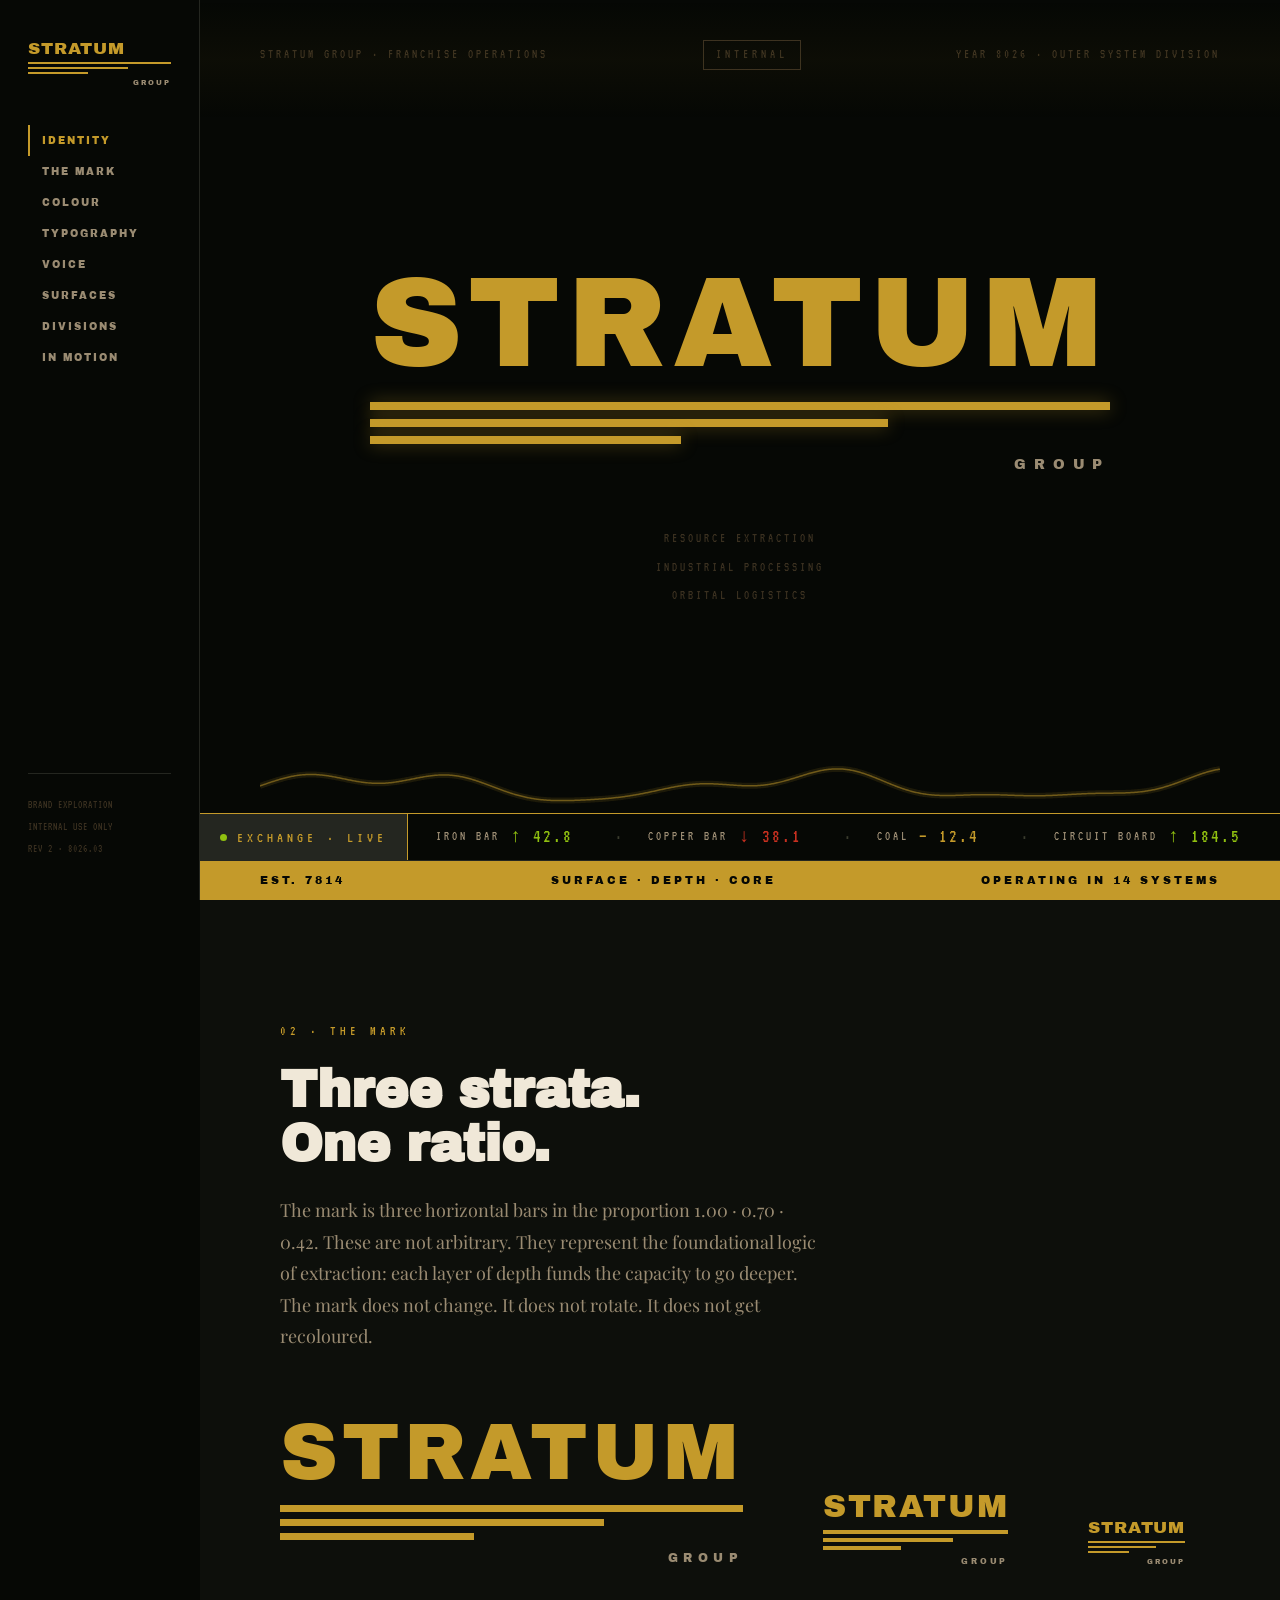
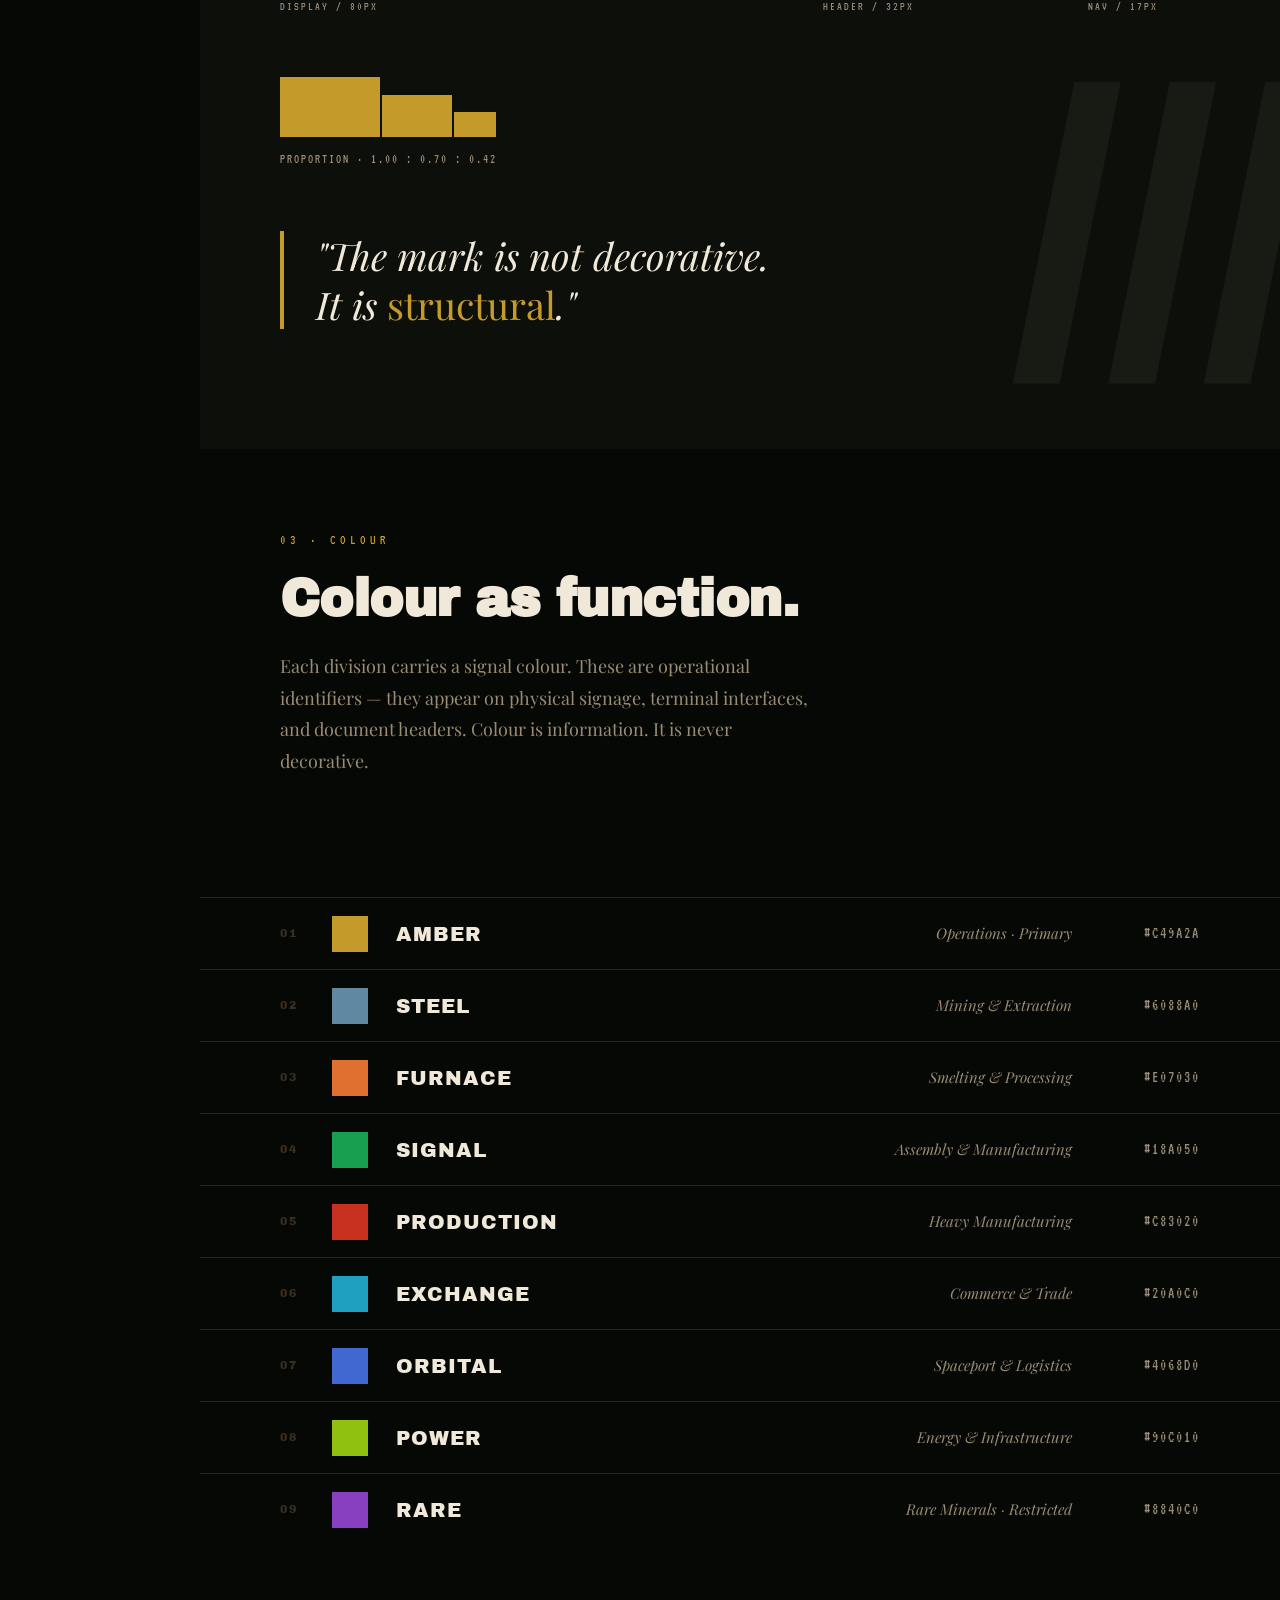
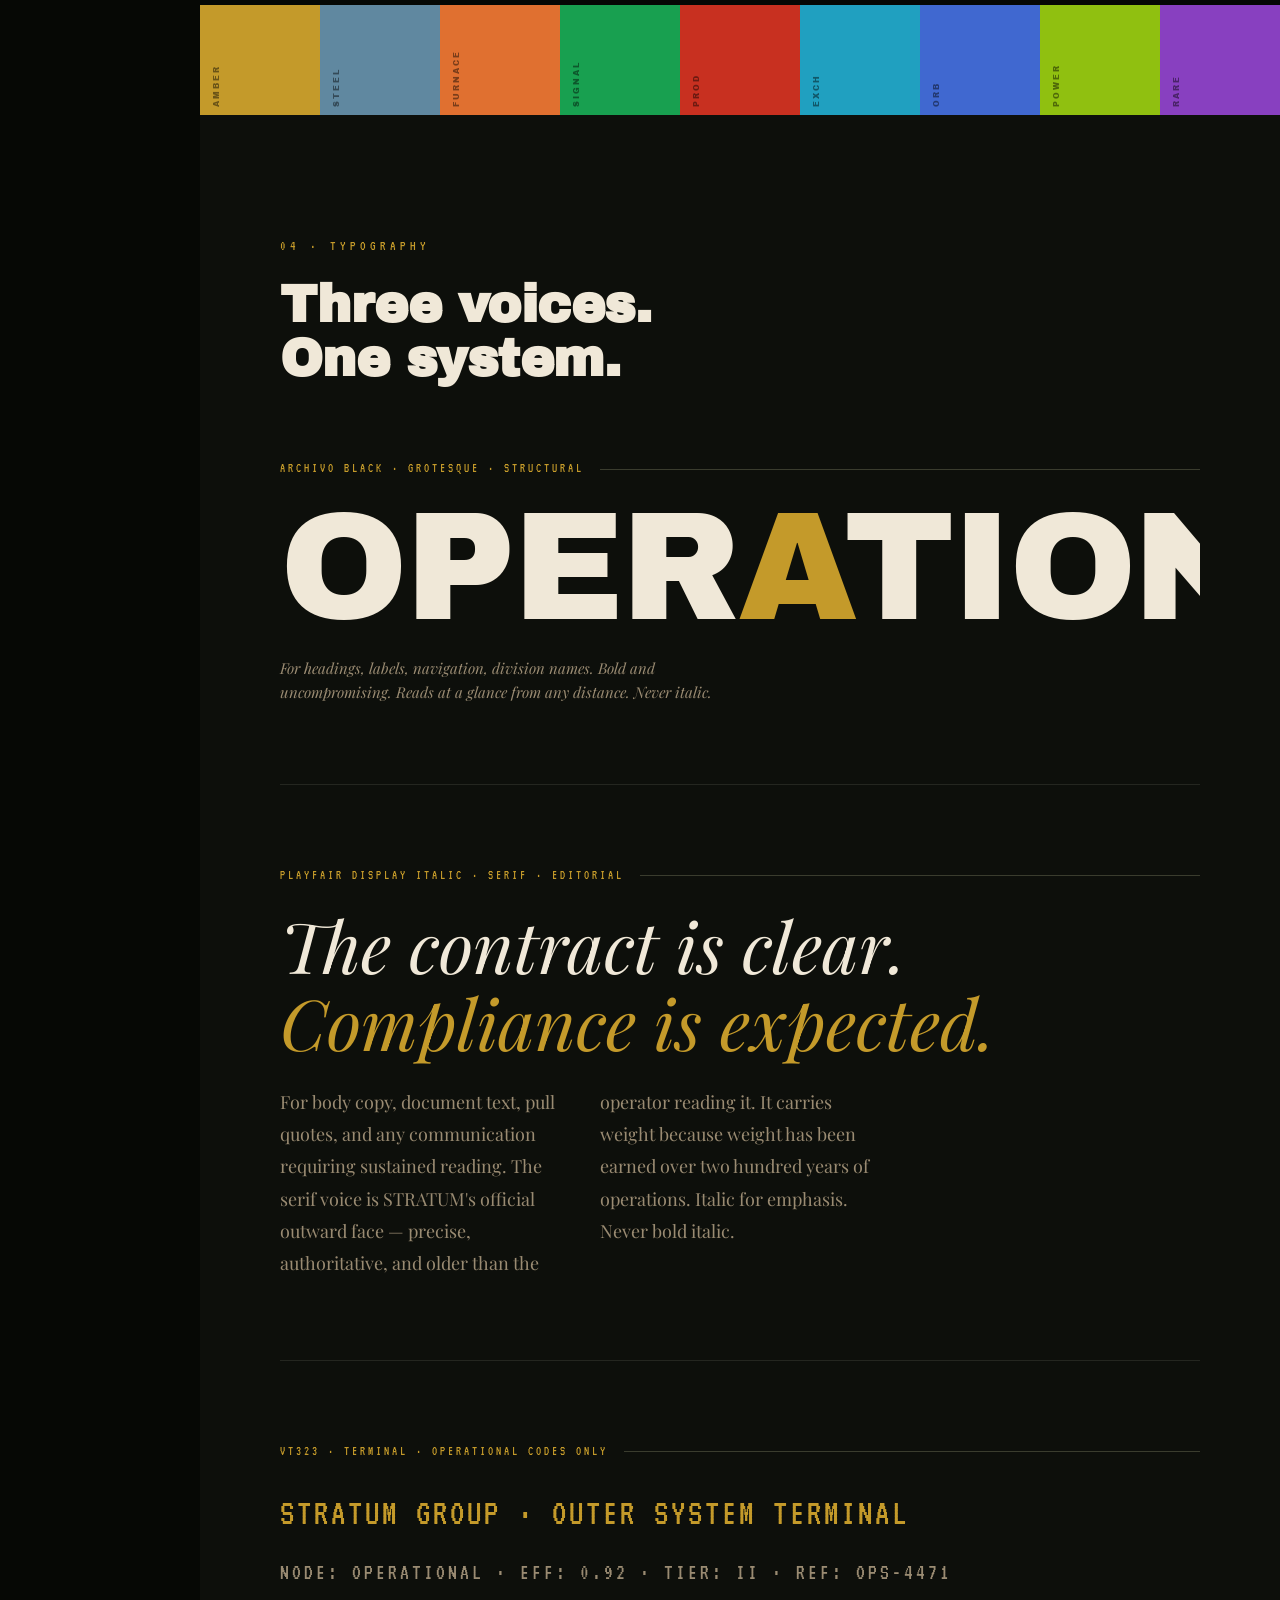
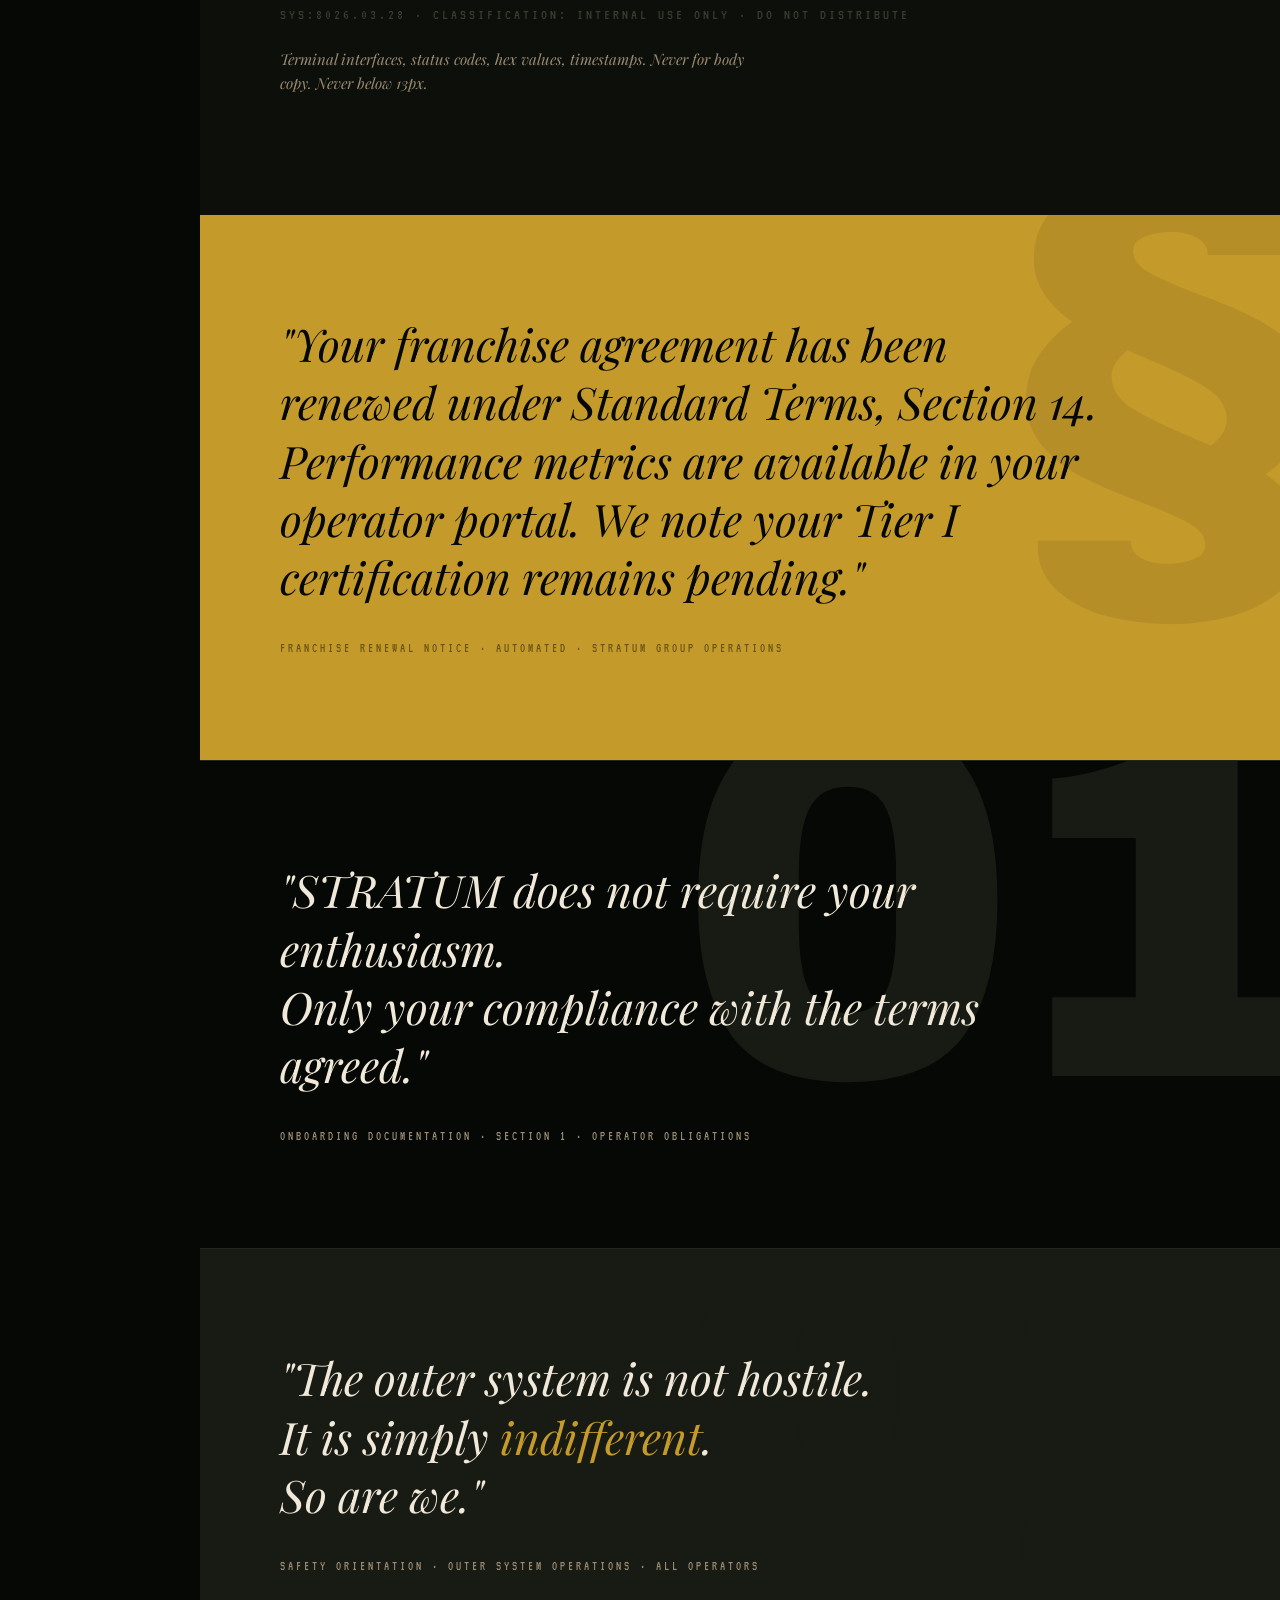
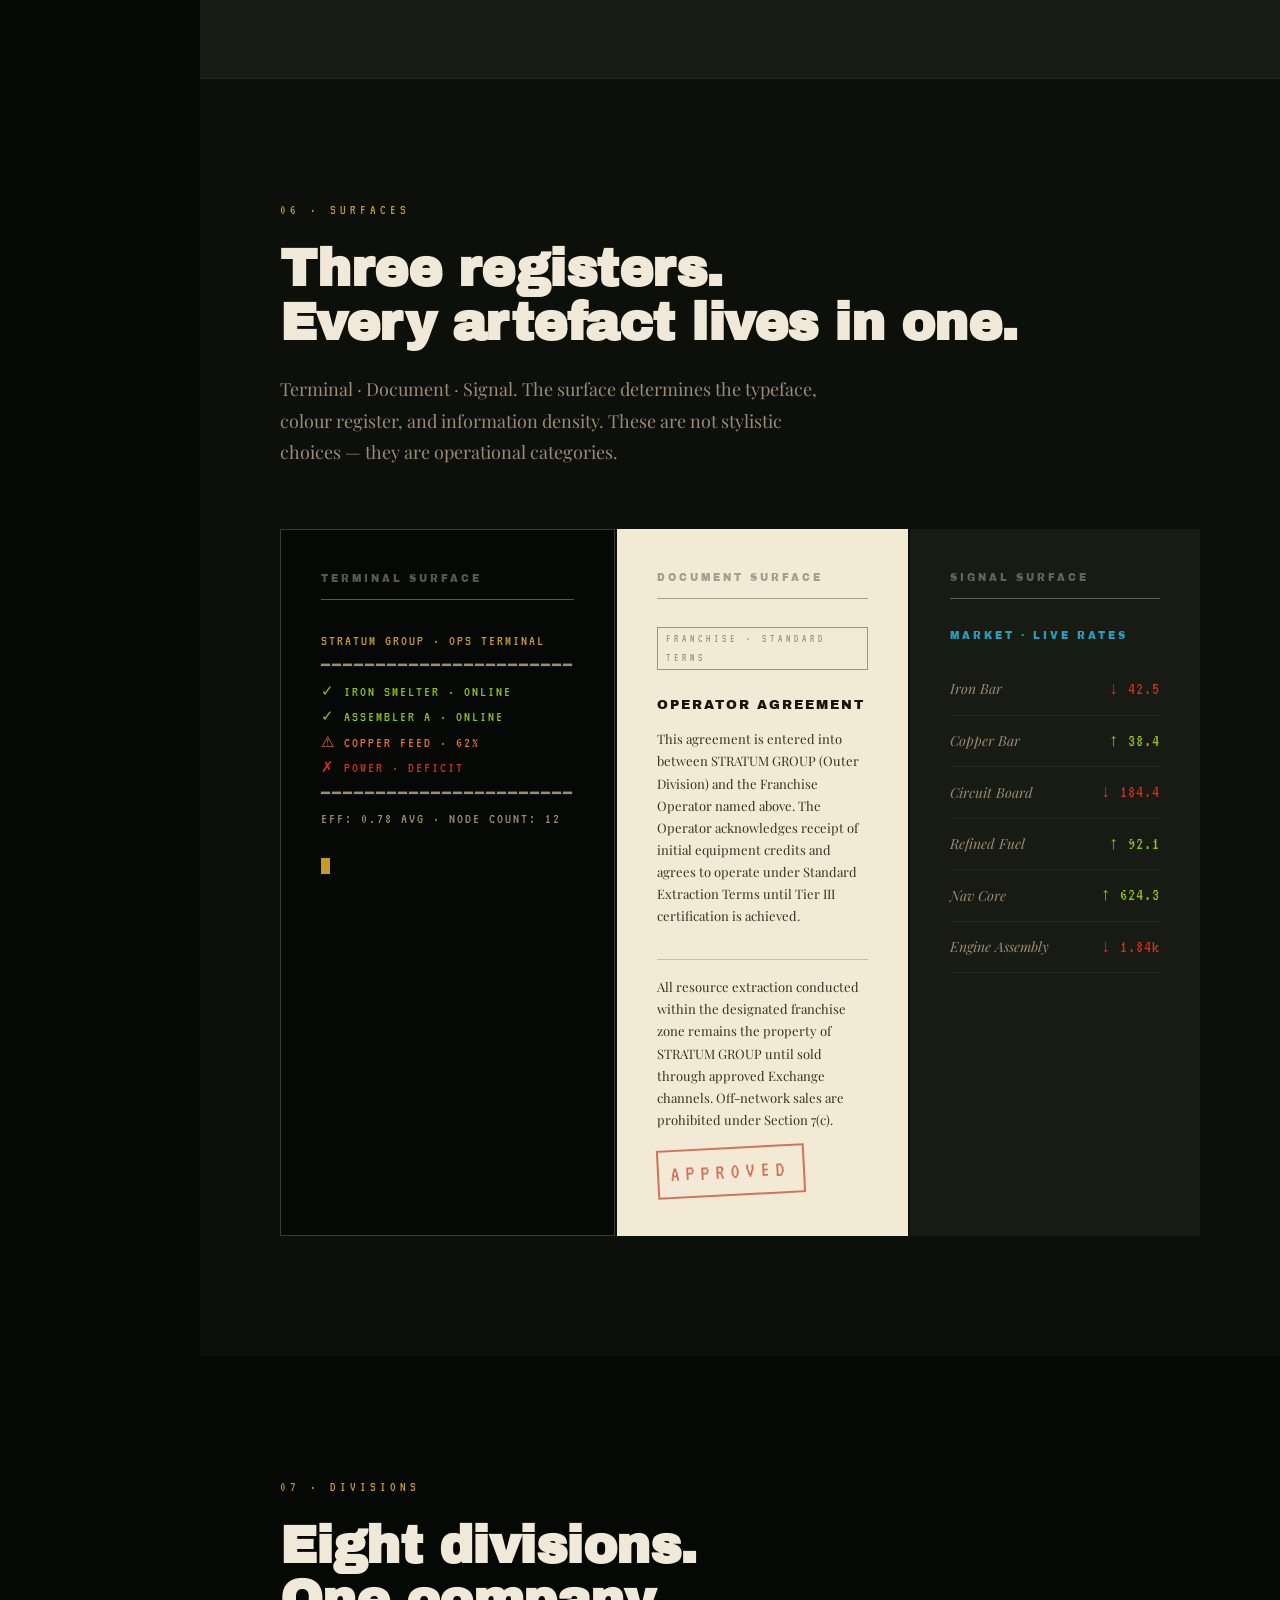
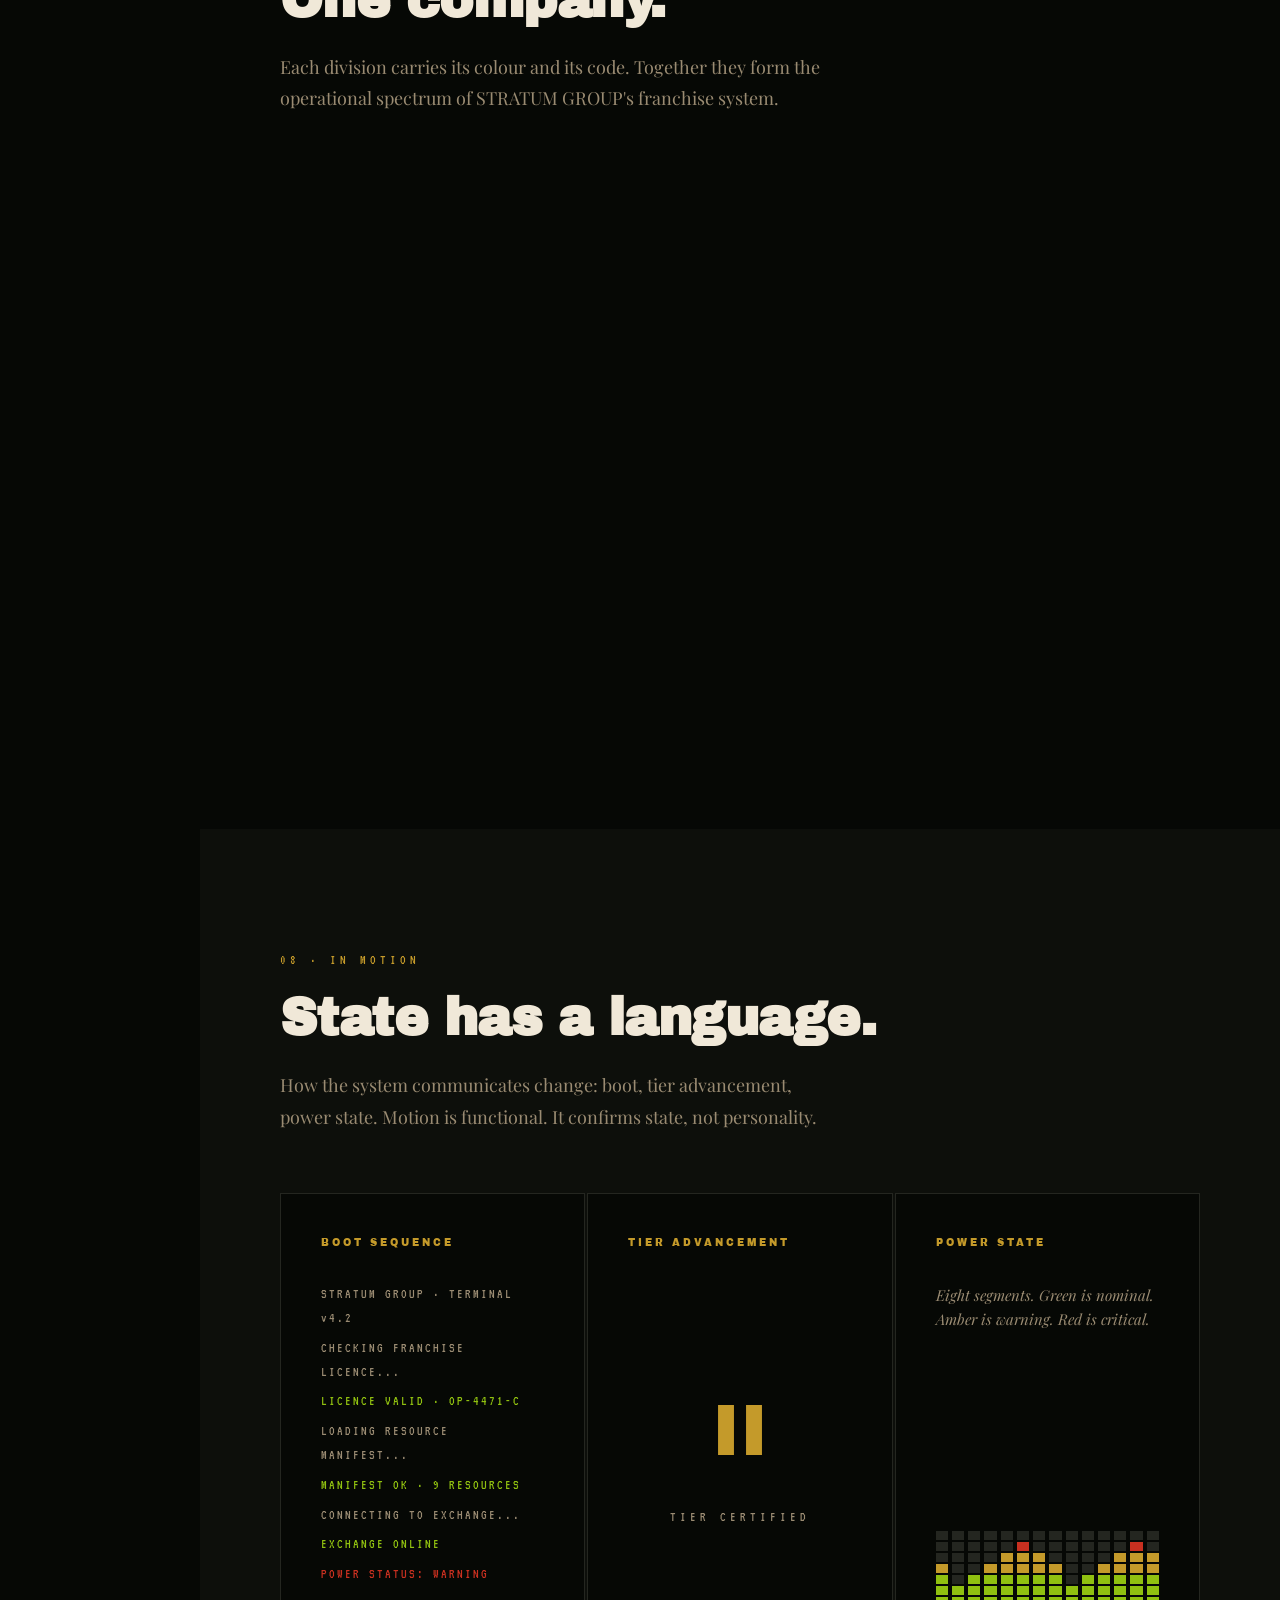
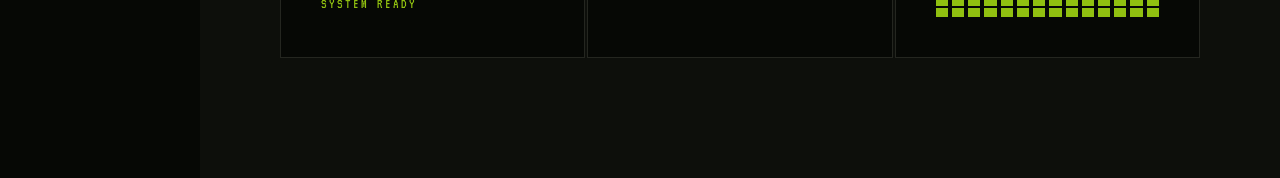
<file: stratum-brand.html>
<!DOCTYPE html>
<html lang="en">
<head>
<meta charset="UTF-8">
<meta name="viewport" content="width=device-width, initial-scale=1.0">
<title>STRATUM GROUP — Brand Exploration</title>
<link href="https://fonts.googleapis.com/css2?family=Archivo+Black&family=Playfair+Display:ital,wght@0,400;0,700;1,400;1,700&family=VT323&display=swap" rel="stylesheet">
<style>

*, *::before, *::after { box-sizing: border-box; margin: 0; padding: 0; }

:root {
  --amber:   #c49a2a;
  --amber-hi:#e8c840;
  --steel:   #6088a0;
  --orange:  #e07030;
  --green:   #18a050;
  --red:     #c83020;
  --teal:    #20a0c0;
  --cobalt:  #4068d0;
  --lime:    #90c010;
  --purple:  #8840c0;

  --ink:     #060805;
  --s1:      #0d0f0b;
  --s2:      #181a14;
  --s3:      #242620;
  --s4:      #3a3c2e;
  --text:    #f0e8d8;
  --muted:   #9a8b72;
  --faint:   #3a3020;

  --doc-bg:  #f2ead4;
  --doc-ink: #18160e;

  --g: 'Archivo Black', sans-serif;
  --s: 'Playfair Display', Georgia, serif;
  --t: 'VT323', monospace;

  --nav-w: 200px;
}

html { scroll-behavior: smooth; }

body {
  background: var(--ink);
  color: var(--text);
  font-family: var(--s);
  font-size: 18px;
  line-height: 1.7;
  overflow-x: hidden;
}

/* NAV */
.nav {
  position: fixed;
  left: 0; top: 0; bottom: 0;
  width: var(--nav-w);
  background: var(--ink);
  border-right: 1px solid var(--s3);
  padding: 40px 28px;
  z-index: 200;
  display: flex;
  flex-direction: column;
  overflow-y: auto;
}
.nav-mark {
  display: flex;
  flex-direction: column;
  gap: 5px;
  margin-bottom: 40px;
}
.nav-bar { height: 4px; background: var(--amber); }
.nav-bar:nth-child(1) { width: 100%; }
.nav-bar:nth-child(2) { width: 70%; }
.nav-bar:nth-child(3) { width: 42%; }
.nav-wordmark {
  font-family: var(--t);
  font-size: 15px;
  letter-spacing: 4px;
  color: var(--amber);
  margin-top: 10px;
}
.nav-item {
  font-family: var(--g);
  font-size: 10px;
  letter-spacing: 2px;
  text-transform: uppercase;
  color: var(--muted);
  text-decoration: none;
  padding: 7px 0 7px 12px;
  border-left: 2px solid transparent;
  display: block;
  transition: color 0.1s, border-color 0.1s;
}
.nav-item:hover { color: var(--text); }
.nav-item.active { color: var(--amber); border-left-color: var(--amber); }
.nav-foot {
  margin-top: auto;
  font-family: var(--t);
  font-size: 11px;
  letter-spacing: 1px;
  color: var(--faint);
  line-height: 2;
  border-top: 1px solid var(--s3);
  padding-top: 20px;
}

/* MAIN */
.main { margin-left: var(--nav-w); }

/* HERO */
#identity {
  min-height: 100vh;
  background: var(--ink);
  overflow: hidden;
  display: flex;
  flex-direction: column;
  justify-content: space-between;
  position: relative;
}
.hero-top-bar {
  display: flex;
  justify-content: space-between;
  align-items: center;
  padding: 40px 60px;
  font-family: var(--t);
  font-size: 13px;
  letter-spacing: 3px;
  color: var(--faint);
}
.hero-stamp {
  border: 1px solid var(--faint);
  padding: 3px 12px;
  letter-spacing: 4px;
}
.hero-main {
  flex: 1;
  display: flex;
  flex-direction: column;
  align-items: center;
  justify-content: center;
  padding: 60px;
  gap: 48px;
}
.hero-tagline {
  font-family: var(--t);
  font-size: 13px;
  letter-spacing: 3px;
  color: var(--faint);
  text-align: center;
  line-height: 2.2;
}
.hero-bottom-strip {
  background: var(--amber);
  padding: 10px 60px;
  display: flex;
  justify-content: space-between;
  align-items: center;
  font-family: var(--g);
  font-size: 11px;
  letter-spacing: 3px;
  color: var(--ink);
  text-transform: uppercase;
}

/* LOGO LOCKUP — Concept C */
.logo-lockup {
  display: inline-flex;
  flex-direction: column;
  align-items: flex-start;
}
.logo-name {
  font-family: var(--g);
  color: var(--amber);
  white-space: nowrap;
  line-height: 1;
  letter-spacing: 0.05em;
  text-transform: uppercase;
}
.logo-bars {
  align-self: stretch;
  display: flex;
  flex-direction: column;
}
.logo-bar { background: var(--amber); display: block; }
.logo-bar:nth-child(1) { width: 100%; }
.logo-bar:nth-child(2) { width: 70%; }
.logo-bar:nth-child(3) { width: 42%; }
.logo-qualifier {
  font-family: var(--g);
  color: var(--muted);
  text-transform: uppercase;
  text-align: right;
  align-self: stretch;
}

/* Hero scale */
.logo-lockup--hero .logo-name    { font-size: clamp(72px, 10vw, 140px); }
.logo-lockup--hero .logo-bars    { gap: 9px; margin-top: 14px; }
.logo-lockup--hero .logo-bar     { height: 8px; box-shadow: 0 0 18px rgba(196,154,42,0.4); }
.logo-lockup--hero .logo-qualifier { font-size: 14px; letter-spacing: 0.55em; margin-top: 9px; }

/* Display scale (mark section) */
.logo-lockup--display .logo-name    { font-size: 80px; }
.logo-lockup--display .logo-bars    { gap: 7px; margin-top: 12px; }
.logo-lockup--display .logo-bar     { height: 7px; }
.logo-lockup--display .logo-qualifier { font-size: 12px; letter-spacing: 0.45em; margin-top: 8px; }

/* Medium scale */
.logo-lockup--md .logo-name    { font-size: 32px; }
.logo-lockup--md .logo-bars    { gap: 4px; margin-top: 7px; }
.logo-lockup--md .logo-bar     { height: 4px; }
.logo-lockup--md .logo-qualifier { font-size: 8px; letter-spacing: 0.35em; margin-top: 5px; }

/* Small scale */
.logo-lockup--sm .logo-name    { font-size: 17px; }
.logo-lockup--sm .logo-bars    { gap: 3px; margin-top: 5px; }
.logo-lockup--sm .logo-bar     { height: 2px; }
.logo-lockup--sm .logo-qualifier { font-size: 7px; letter-spacing: 0.3em; margin-top: 3px; }

/* Mark showcase */
.mark-lockup-showcase {
  display: flex;
  align-items: flex-end;
  gap: 80px;
  flex-wrap: wrap;
  margin-bottom: 60px;
}
.mark-showcase-item {
  display: flex;
  flex-direction: column;
  gap: 20px;
}

/* SHARED SECTION ELEMENTS */
.section-eyebrow {
  font-family: var(--t);
  font-size: 14px;
  letter-spacing: 4px;
  color: var(--amber);
  text-transform: uppercase;
  margin-bottom: 20px;
}
.section-title {
  font-family: var(--g);
  font-size: clamp(32px, 4vw, 54px);
  color: var(--text);
  line-height: 1.05;
  margin-bottom: 24px;
  letter-spacing: -0.01em;
}
.section-body {
  font-family: var(--s);
  font-size: 18px;
  line-height: 1.75;
  color: var(--muted);
  max-width: 540px;
  margin-bottom: 60px;
}
.pull-quote {
  font-family: var(--s);
  font-size: clamp(22px, 3vw, 38px);
  font-style: italic;
  color: var(--text);
  line-height: 1.3;
  border-left: 4px solid var(--amber);
  padding-left: 32px;
  max-width: 680px;
  margin-top: 60px;
}
.pull-quote em { color: var(--amber); font-style: normal; }

/* THE MARK */
#mark {
  padding: 120px 80px;
  background: var(--s1);
  position: relative;
  overflow: hidden;
}
.mark-bg-text {
  font-family: var(--g);
  font-size: 30vw;
  line-height: 1;
  color: var(--s2);
  position: absolute;
  right: -20px;
  bottom: 20px;
  pointer-events: none;
  letter-spacing: -0.03em;
}
.mark-scale-row {
  display: flex;
  align-items: flex-end;
  gap: 60px;
  flex-wrap: wrap;
  margin-bottom: 60px;
}
.mark-instance { display: flex; flex-direction: column; gap: 4px; }
.mark-instance-bars { display: flex; flex-direction: column; gap: 3px; }
.mi-bar { background: var(--amber); height: 3px; }
.mark-instance--sm .mi-bar { height: 2px; }
.mark-instance--lg .mi-bar { height: 8px; }
.mark-instance--xl .mi-bar { height: 14px; }
.mark-instance--sm .mi-bar:nth-child(1) { width: 32px; }
.mark-instance--sm .mi-bar:nth-child(2) { width: 22px; }
.mark-instance--sm .mi-bar:nth-child(3) { width: 14px; }
.mark-instance--md .mi-bar:nth-child(1) { width: 80px; }
.mark-instance--md .mi-bar:nth-child(2) { width: 56px; }
.mark-instance--md .mi-bar:nth-child(3) { width: 34px; }
.mark-instance--lg .mi-bar:nth-child(1) { width: 160px; }
.mark-instance--lg .mi-bar:nth-child(2) { width: 112px; }
.mark-instance--lg .mi-bar:nth-child(3) { width: 67px; }
.mark-instance--xl .mi-bar:nth-child(1) { width: 280px; }
.mark-instance--xl .mi-bar:nth-child(2) { width: 196px; }
.mark-instance--xl .mi-bar:nth-child(3) { width: 118px; }
.mark-instance-label {
  font-family: var(--t);
  font-size: 12px;
  letter-spacing: 2px;
  color: var(--muted);
  margin-top: 8px;
}
.mark-ratio-block {
  display: flex;
  gap: 2px;
  align-items: flex-end;
  max-width: 400px;
  margin-top: 40px;
}
.ratio-col { background: var(--amber); }
.ratio-col:nth-child(1) { width: 100px; height: 60px; }
.ratio-col:nth-child(2) { width: 70px;  height: 42px; }
.ratio-col:nth-child(3) { width: 42px;  height: 25px; }
.ratio-label {
  font-family: var(--t);
  font-size: 13px;
  letter-spacing: 2px;
  color: var(--muted);
  margin-top: 12px;
}

/* COLOUR */
#colour { padding: 80px 0 0; background: var(--ink); }
.colour-header { padding: 0 80px 60px; }
.colour-strip {
  display: flex;
  align-items: center;
  padding: 0 80px;
  height: 72px;
  gap: 28px;
  border-top: 1px solid var(--s3);
  transition: height 0.2s;
}
.colour-strip:hover { height: 96px; }
.colour-strip:last-of-type { border-bottom: 1px solid var(--s3); }
.colour-strip-index {
  font-family: var(--g);
  font-size: 11px;
  letter-spacing: 2px;
  color: var(--faint);
  width: 24px;
  flex-shrink: 0;
}
.colour-strip-swatch { width: 36px; height: 36px; flex-shrink: 0; }
.colour-strip-name {
  font-family: var(--g);
  font-size: 20px;
  letter-spacing: 1px;
  color: var(--text);
  flex: 1;
}
.colour-strip-div {
  font-family: var(--s);
  font-size: 15px;
  font-style: italic;
  color: var(--muted);
}
.colour-strip-hex {
  font-family: var(--t);
  font-size: 16px;
  letter-spacing: 2px;
  color: var(--muted);
  width: 100px;
  text-align: right;
}
.colour-grid {
  display: grid;
  grid-template-columns: repeat(9, 1fr);
  height: 110px;
  margin-top: 60px;
}
.colour-block {
  display: flex;
  align-items: flex-end;
  padding: 8px 10px;
}
.colour-block-label {
  font-family: var(--g);
  font-size: 8px;
  letter-spacing: 2px;
  color: rgba(0,0,0,0.45);
  text-transform: uppercase;
  writing-mode: vertical-rl;
  transform: rotate(180deg);
}

/* TYPOGRAPHY */
#type {
  padding: 120px 80px;
  background: var(--s1);
  overflow: hidden;
}
.type-specimen-block {
  margin-bottom: 80px;
  padding-bottom: 80px;
  border-bottom: 1px solid var(--s3);
}
.type-specimen-block:last-child { border-bottom: none; margin-bottom: 0; padding-bottom: 0; }
.type-label {
  font-family: var(--t);
  font-size: 13px;
  letter-spacing: 3px;
  color: var(--amber);
  margin-bottom: 20px;
  display: flex;
  align-items: center;
  gap: 16px;
}
.type-label::after { content: ''; flex: 1; height: 1px; background: var(--s4); }
.type-display {
  font-family: var(--g);
  font-size: clamp(60px, 12vw, 156px);
  line-height: 0.88;
  color: var(--text);
  letter-spacing: -0.02em;
  overflow: hidden;
  white-space: nowrap;
  margin-bottom: 16px;
}
.type-display span { color: var(--amber); }
.type-serif-display {
  font-family: var(--s);
  font-size: clamp(36px, 5.5vw, 76px);
  font-style: italic;
  font-weight: 400;
  line-height: 1.1;
  color: var(--text);
  margin-bottom: 24px;
}
.type-serif-body {
  font-family: var(--s);
  font-size: 18px;
  line-height: 1.8;
  color: var(--muted);
  max-width: 600px;
  columns: 2;
  column-gap: 40px;
}
.type-terminal-samples { display: flex; flex-direction: column; gap: 10px; margin-top: 12px; }
.tts { font-family: var(--t); color: var(--amber); letter-spacing: 3px; }
.tts-1 { font-size: 36px; }
.tts-2 { font-size: 22px; color: var(--muted); }
.tts-3 { font-size: 15px; color: var(--s4); }
.type-note {
  font-family: var(--s);
  font-size: 15px;
  font-style: italic;
  color: var(--muted);
  max-width: 480px;
  margin-top: 20px;
  line-height: 1.6;
}

/* VOICE */
#voice { background: var(--ink); }
.voice-panel {
  padding: 100px 80px;
  border-bottom: 1px solid var(--s3);
  position: relative;
  overflow: hidden;
}
.voice-panel--amber { background: var(--amber); }
.voice-panel--amber .voice-quote { color: var(--ink); }
.voice-panel--amber .voice-attr { color: rgba(0,0,0,0.45); }
.voice-panel--amber .voice-bg-num { color: rgba(0,0,0,0.08); }
.voice-bg-num {
  font-family: var(--g);
  font-size: 40vw;
  line-height: 0.8;
  color: var(--s2);
  position: absolute;
  right: -40px;
  top: -60px;
  pointer-events: none;
  letter-spacing: -0.04em;
}
.voice-quote {
  font-family: var(--s);
  font-size: clamp(22px, 3.5vw, 46px);
  font-style: italic;
  line-height: 1.3;
  color: var(--text);
  max-width: 820px;
  position: relative;
  z-index: 1;
  margin-bottom: 32px;
}
.voice-attr {
  font-family: var(--t);
  font-size: 13px;
  letter-spacing: 3px;
  color: var(--muted);
  position: relative;
  z-index: 1;
}

/* SURFACES */
#surfaces { padding: 120px 80px; background: var(--s1); }
.surfaces-grid {
  display: grid;
  grid-template-columns: 1fr 1fr 1fr;
  gap: 2px;
  margin-top: 60px;
}
.surface-panel {
  padding: 40px;
  min-height: 480px;
  display: flex;
  flex-direction: column;
}
.surface-terminal { background: var(--ink); border: 1px solid var(--s4); }
.surface-doc { background: var(--doc-bg); color: var(--doc-ink); }
.surface-signal { background: var(--s2); }
.surface-label {
  font-family: var(--g);
  font-size: 10px;
  letter-spacing: 3px;
  text-transform: uppercase;
  margin-bottom: 28px;
  padding-bottom: 12px;
  border-bottom: 1px solid currentColor;
  opacity: 0.35;
}
.term-line {
  font-family: var(--t);
  font-size: 15px;
  letter-spacing: 2px;
  color: var(--amber);
  line-height: 1.7;
}
.term-line--dim  { color: var(--muted); }
.term-line--ok   { color: var(--lime); }
.term-line--warn { color: var(--orange); }
.term-line--err  { color: var(--red); }
.term-cursor {
  display: inline-block;
  width: 9px; height: 16px;
  background: var(--amber);
  vertical-align: middle;
  animation: blink 1s step-end infinite;
}
@keyframes blink { 0%,100%{opacity:1} 50%{opacity:0} }
.doc-classification {
  font-family: var(--t);
  font-size: 11px;
  letter-spacing: 4px;
  border: 1px solid var(--doc-ink);
  padding: 2px 8px;
  display: inline-block;
  margin-bottom: 24px;
  opacity: 0.4;
}
.doc-heading {
  font-family: var(--g);
  font-size: 13px;
  letter-spacing: 2px;
  text-transform: uppercase;
  margin-bottom: 12px;
}
.doc-body {
  font-family: var(--s);
  font-size: 13px;
  line-height: 1.7;
  color: #3a3020;
  margin-bottom: 16px;
}
.doc-rule { height: 1px; background: #c8bea0; margin: 16px 0; }
.doc-stamp {
  font-family: var(--t);
  font-size: 22px;
  letter-spacing: 6px;
  color: #c43020;
  border: 2px solid #c43020;
  padding: 4px 12px;
  display: inline-block;
  opacity: 0.65;
  transform: rotate(-3deg);
  margin-top: auto;
  align-self: flex-start;
}
.signal-title {
  font-family: var(--g);
  font-size: 10px;
  letter-spacing: 3px;
  color: var(--teal);
  margin-bottom: 20px;
  text-transform: uppercase;
}
.signal-row {
  display: flex;
  justify-content: space-between;
  align-items: center;
  padding: 10px 0;
  border-bottom: 1px solid var(--s3);
}
.signal-row-name { font-family: var(--s); font-size: 14px; font-style: italic; color: var(--muted); }
.signal-row-val { font-family: var(--t); font-size: 18px; letter-spacing: 1px; }
.signal-row-val--up   { color: var(--lime); }
.signal-row-val--down { color: var(--red); }
.signal-row-val--flat { color: var(--amber); }

/* DIVISIONS */
#divisions { background: var(--ink); }
.div-intro { padding: 120px 80px 60px; }
.division-grid { display: grid; grid-template-columns: repeat(4, 1fr); }
.division-panel {
  aspect-ratio: 1 / 1.1;
  display: flex;
  flex-direction: column;
  justify-content: flex-end;
  padding: 24px;
  position: relative;
  overflow: hidden;
}
.div-num {
  font-family: var(--g);
  font-size: 90px;
  line-height: 1;
  color: rgba(0,0,0,0.15);
  position: absolute;
  top: 8px; right: 12px;
  letter-spacing: -4px;
}
.div-icon {
  font-family: var(--t);
  font-size: 28px;
  letter-spacing: 2px;
  color: rgba(255,255,255,0.45);
  margin-bottom: 36px;
  position: relative;
  z-index: 1;
}
.div-name {
  font-family: var(--g);
  font-size: 15px;
  letter-spacing: 2px;
  color: white;
  text-transform: uppercase;
  position: relative;
  z-index: 1;
}
.div-code {
  font-family: var(--t);
  font-size: 13px;
  letter-spacing: 2px;
  color: rgba(255,255,255,0.4);
  margin-top: 4px;
  position: relative;
  z-index: 1;
}

/* IN MOTION */
#motion { padding: 120px 80px; background: var(--s1); }
.motion-grid {
  display: grid;
  grid-template-columns: 1fr 1fr 1fr;
  gap: 2px;
  margin-top: 60px;
}
.motion-panel {
  background: var(--ink);
  border: 1px solid var(--s3);
  padding: 40px;
  min-height: 300px;
  display: flex;
  flex-direction: column;
}
.motion-label {
  font-family: var(--g);
  font-size: 10px;
  letter-spacing: 3px;
  color: var(--amber);
  margin-bottom: 32px;
  text-transform: uppercase;
}
.boot-lines { display: flex; flex-direction: column; gap: 6px; }
.boot-line {
  font-family: var(--t);
  font-size: 14px;
  letter-spacing: 2px;
  color: var(--muted);
  opacity: 0;
  animation: boot-in 0.3s ease forwards;
}
.boot-line.ok  { color: var(--lime); }
.boot-line.err { color: var(--red); }
@keyframes boot-in { from{opacity:0;transform:translateX(-6px)} to{opacity:1;transform:none} }
.tier-display {
  display: flex;
  flex-direction: column;
  align-items: center;
  justify-content: center;
  flex: 1;
  gap: 14px;
}
.tier-badge {
  font-family: var(--g);
  font-size: 72px;
  color: var(--amber);
  animation: tier-pulse 2.5s ease-in-out infinite;
}
@keyframes tier-pulse {
  0%,100% { opacity: 1; }
  50% { opacity: 0.5; text-shadow: 0 0 40px rgba(196,154,42,0.7); }
}
.tier-label { font-family: var(--t); font-size: 14px; letter-spacing: 4px; color: var(--muted); }
.vu-wrap {
  display: flex;
  gap: 4px;
  align-items: flex-end;
  height: 100px;
  margin-top: auto;
}
.vu-col { flex: 1; display: flex; flex-direction: column-reverse; gap: 2px; }
.vu-seg { height: 9px; background: var(--s3); transition: background 0.12s; }
.vu-seg.on      { background: var(--lime); }
.vu-seg.on.warn { background: var(--amber); }
.vu-seg.on.dang { background: var(--red); }

/* ── MOTION SYSTEM ────────────────────────────────────────── */

@keyframes bar-extend    { from{transform:scaleX(0)} to{transform:scaleX(1)} }
@keyframes clip-up       { from{clip-path:inset(0 0 100% 0)} to{clip-path:inset(0 0 0% 0)} }
@keyframes fade-rise     { from{opacity:0;transform:translateY(10px)} to{opacity:1;transform:none} }
@keyframes scan-down     { from{top:-120px} to{top:100%} }
@keyframes ticker-scroll { from{transform:translateX(0)} to{transform:translateX(-50%)} }
@keyframes num-drift     { from{transform:translateY(0)} to{transform:translateY(-16px)} }
@keyframes val-flash     { 0%,100%{opacity:1} 40%{opacity:0.15} }
@keyframes ratio-rise    { from{transform:scaleY(0)} to{transform:scaleY(1)} }
@keyframes glitch-pass {
  0%,91%,100%{transform:none;filter:none;opacity:1}
  92%{transform:translateX(-4px) skewX(-0.5deg);filter:hue-rotate(25deg)}
  93%{transform:translateX(4px)}
  94%{transform:translateX(-2px);filter:hue-rotate(-15deg);opacity:0.92}
  95%{transform:none;filter:none;opacity:1}
  96%{transform:translateX(2px)}
  97%{transform:none}
}

/* Hero logo entrance (JS adds .drawn) */
.logo-lockup--hero { animation: glitch-pass 14s step-end infinite; }
.logo-lockup--hero .logo-name    { opacity:0; }
.logo-lockup--hero .logo-bar     { transform-origin:left center; transform:scaleX(0); }
.logo-lockup--hero .logo-qualifier{ opacity:0; }
.logo-lockup--hero.drawn .logo-name     { animation:fade-rise 0.35s ease 0.05s both; }
.logo-lockup--hero.drawn .logo-bar      { animation:bar-extend 0.55s cubic-bezier(0.16,1,0.3,1) 0.3s both; }
.logo-lockup--hero.drawn .logo-bar:nth-child(2){ animation-delay:0.42s; }
.logo-lockup--hero.drawn .logo-bar:nth-child(3){ animation-delay:0.54s; }
.logo-lockup--hero.drawn .logo-qualifier{ animation:fade-rise 0.4s ease 0.72s both; }

/* Scanline overlay */
#identity { position:relative; }
.scanline-overlay {
  position:absolute; inset:0; pointer-events:none; overflow:hidden; z-index:5;
}
.scanline-overlay::after {
  content:'';
  position:absolute; left:0; right:0; height:120px;
  background:linear-gradient(transparent,rgba(196,154,42,0.04) 50%,transparent);
  animation:scan-down 9s linear infinite;
}

/* Oscilloscope */
.oscillo-wrap { padding:0 60px 0; }
#oscillo { display:block; width:100%; height:52px; }

/* Ticker */
.ticker-wrap {
  display:flex; align-items:stretch;
  background:var(--ink);
  border-top:1px solid var(--amber);
  border-bottom:1px solid var(--s3);
  height:48px; overflow:hidden;
}
.ticker-label {
  font-family:var(--t); font-size:15px; letter-spacing:4px;
  color:var(--amber); background:var(--s3);
  padding:0 20px; border-right:1px solid var(--amber);
  display:flex; align-items:center; gap:10px;
  flex-shrink:0; white-space:nowrap;
}
.ticker-live-dot {
  width:7px; height:7px; border-radius:50%;
  background:var(--lime);
  animation:live-pulse 1.4s ease-in-out infinite;
}
@keyframes live-pulse {
  0%,100%{opacity:1;box-shadow:0 0 0 rgba(144,192,16,0)}
  50%{opacity:0.4;box-shadow:0 0 6px rgba(144,192,16,0.6)}
}
.ticker-scroll {
  flex:1; overflow:hidden; display:flex; align-items:center;
}
.ticker-track {
  display:inline-flex; white-space:nowrap; align-items:center;
  animation:ticker-scroll 36s linear infinite;
}
.ticker-item {
  font-family:var(--t); font-size:17px; letter-spacing:2px;
  color:var(--muted); padding:0 28px; flex-shrink:0;
  display:inline-flex; align-items:center; gap:10px;
}
.ticker-item + .ticker-item::before {
  content:'·'; color:var(--s4); margin-right:0; position:relative; left:-14px;
}
.ticker-item .t-name { font-size:13px; letter-spacing:3px; color:var(--muted); }
.ticker-item .t-val  { font-size:19px; }
.ticker-item .up  { color:var(--lime); }
.ticker-item .dn  { color:var(--red); }
.ticker-item .flat{ color:var(--amber); }

/* Scroll reveal */
.sr  { opacity:0; transform:translateY(16px); transition:opacity 0.6s ease,transform 0.6s ease; }
.sr-l{ opacity:0; transform:translateX(-16px);transition:opacity 0.5s ease,transform 0.5s ease; }
.sr.in,.sr-l.in { opacity:1; transform:none; }

/* Colour strip reveal */
.colour-strip-swatch {
  transform-origin:left; transform:scaleX(0);
  transition:transform 0.45s cubic-bezier(0.16,1,0.3,1);
}
.colour-strip-name,.colour-strip-div,.colour-strip-hex { opacity:0; transition:opacity 0.35s; }
.colour-strip.in .colour-strip-swatch { transform:scaleX(1); }
.colour-strip.in .colour-strip-name { opacity:1; transition-delay:0.18s; }
.colour-strip.in .colour-strip-div  { opacity:1; transition-delay:0.26s; }
.colour-strip.in .colour-strip-hex  { opacity:1; transition-delay:0.32s; }

/* Ratio bars */
.ratio-col { transform-origin:bottom; transform:scaleY(0); transition:transform 0.5s cubic-bezier(0.16,1,0.3,1); }
.ratio-col.in { transform:scaleY(1); }
.ratio-col:nth-child(2){ transition-delay:0.1s; }
.ratio-col:nth-child(3){ transition-delay:0.2s; }

/* Mark lockup draw-in on scroll */
.mark-showcase-item .logo-bar { transform-origin:left center; transform:scaleX(0); transition:transform 0.5s cubic-bezier(0.16,1,0.3,1); }
.mark-showcase-item .logo-name,.mark-showcase-item .logo-qualifier { opacity:0; transition:opacity 0.4s; }
.mark-showcase-item.in .logo-bar     { transform:scaleX(1); }
.mark-showcase-item.in .logo-bar:nth-child(2){ transition-delay:0.1s; }
.mark-showcase-item.in .logo-bar:nth-child(3){ transition-delay:0.2s; }
.mark-showcase-item.in .logo-name    { opacity:1; }
.mark-showcase-item.in .logo-qualifier{ opacity:1; transition-delay:0.32s; }

/* Division panels flood up */
.division-panel { clip-path:inset(0 0 100% 0); transition:clip-path 0.55s cubic-bezier(0.16,1,0.3,1); }
.division-panel.in { clip-path:inset(0% 0 0 0); }

/* Ambient drifts */
.div-num   { animation:num-drift 9s ease-in-out infinite alternate; }
.voice-bg-num{ animation:num-drift 18s ease-in-out infinite alternate; }

/* Signal flash on update */
.signal-row-val.flash { animation:val-flash 0.28s ease; }

</style>
</head>
<body>

<nav class="nav">
  <div class="logo-lockup logo-lockup--sm" style="margin-bottom:36px">
    <div class="logo-name">STRATUM</div>
    <div class="logo-bars">
      <div class="logo-bar"></div>
      <div class="logo-bar"></div>
      <div class="logo-bar"></div>
    </div>
    <div class="logo-qualifier">GROUP</div>
  </div>
  <a class="nav-item" href="#identity">Identity</a>
  <a class="nav-item" href="#mark">The Mark</a>
  <a class="nav-item" href="#colour">Colour</a>
  <a class="nav-item" href="#type">Typography</a>
  <a class="nav-item" href="#voice">Voice</a>
  <a class="nav-item" href="#surfaces">Surfaces</a>
  <a class="nav-item" href="#divisions">Divisions</a>
  <a class="nav-item" href="#motion">In Motion</a>
  <div class="nav-foot">
    BRAND EXPLORATION<br>
    INTERNAL USE ONLY<br>
    REV 2 · 8026.03
  </div>
</nav>

<main class="main">

  <!-- §1 IDENTITY -->
  <section id="identity">
    <div class="scanline-overlay"></div>
    <div class="hero-top-bar">
      <span>STRATUM GROUP · FRANCHISE OPERATIONS</span>
      <span class="hero-stamp">INTERNAL</span>
      <span>YEAR 8026 · OUTER SYSTEM DIVISION</span>
    </div>
    <div class="hero-main">
      <div class="logo-lockup logo-lockup--hero">
        <div class="logo-name">STRATUM</div>
        <div class="logo-bars">
          <div class="logo-bar"></div>
          <div class="logo-bar"></div>
          <div class="logo-bar"></div>
        </div>
        <div class="logo-qualifier">GROUP</div>
      </div>
      <div class="hero-tagline">
        RESOURCE EXTRACTION<br>
        INDUSTRIAL PROCESSING<br>
        ORBITAL LOGISTICS
      </div>
    </div>
    <div class="oscillo-wrap">
      <canvas id="oscillo"></canvas>
    </div>
    <div class="ticker-wrap">
      <div class="ticker-label">
        <div class="ticker-live-dot"></div>
        EXCHANGE · LIVE
      </div>
      <div class="ticker-scroll">
        <div class="ticker-track" id="tickerTrack"></div>
      </div>
    </div>
    <div class="hero-bottom-strip">
      <span>EST. 7814</span>
      <span>SURFACE · DEPTH · CORE</span>
      <span>OPERATING IN 14 SYSTEMS</span>
    </div>
  </section>

  <!-- §2 THE MARK -->
  <section id="mark">
    <div class="mark-bg-text">///</div>
    <div class="section-eyebrow">02 · THE MARK</div>
    <h2 class="section-title">Three strata.<br>One ratio.</h2>
    <p class="section-body">
      The mark is three horizontal bars in the proportion 1.00 · 0.70 · 0.42.
      These are not arbitrary. They represent the foundational logic of extraction:
      each layer of depth funds the capacity to go deeper.
      The mark does not change. It does not rotate. It does not get recoloured.
    </p>

    <div class="mark-lockup-showcase">
      <div class="mark-showcase-item">
        <div class="logo-lockup logo-lockup--display">
          <div class="logo-name">STRATUM</div>
          <div class="logo-bars">
            <div class="logo-bar"></div>
            <div class="logo-bar"></div>
            <div class="logo-bar"></div>
          </div>
          <div class="logo-qualifier">GROUP</div>
        </div>
        <div class="mark-instance-label">DISPLAY / 80PX</div>
      </div>
      <div class="mark-showcase-item">
        <div class="logo-lockup logo-lockup--md">
          <div class="logo-name">STRATUM</div>
          <div class="logo-bars">
            <div class="logo-bar"></div>
            <div class="logo-bar"></div>
            <div class="logo-bar"></div>
          </div>
          <div class="logo-qualifier">GROUP</div>
        </div>
        <div class="mark-instance-label">HEADER / 32PX</div>
      </div>
      <div class="mark-showcase-item">
        <div class="logo-lockup logo-lockup--sm">
          <div class="logo-name">STRATUM</div>
          <div class="logo-bars">
            <div class="logo-bar"></div>
            <div class="logo-bar"></div>
            <div class="logo-bar"></div>
          </div>
          <div class="logo-qualifier">GROUP</div>
        </div>
        <div class="mark-instance-label">NAV / 17PX</div>
      </div>
    </div>

    <div class="mark-ratio-block">
      <div class="ratio-col"></div>
      <div class="ratio-col"></div>
      <div class="ratio-col"></div>
    </div>
    <div class="ratio-label">PROPORTION · 1.00 : 0.70 : 0.42</div>

    <div class="pull-quote">
      "The mark is not decorative.<br>It is <em>structural</em>."
    </div>
  </section>

  <!-- §3 COLOUR -->
  <section id="colour">
    <div class="colour-header">
      <div class="section-eyebrow">03 · COLOUR</div>
      <h2 class="section-title">Colour as function.</h2>
      <p class="section-body">
        Each division carries a signal colour. These are operational identifiers — they appear
        on physical signage, terminal interfaces, and document headers.
        Colour is information. It is never decorative.
      </p>
    </div>
    <div class="colour-strip">
      <span class="colour-strip-index">01</span>
      <div class="colour-strip-swatch" style="background:#c49a2a"></div>
      <span class="colour-strip-name">AMBER</span>
      <span class="colour-strip-div">Operations · Primary</span>
      <span class="colour-strip-hex">#C49A2A</span>
    </div>
    <div class="colour-strip">
      <span class="colour-strip-index">02</span>
      <div class="colour-strip-swatch" style="background:#6088a0"></div>
      <span class="colour-strip-name">STEEL</span>
      <span class="colour-strip-div">Mining &amp; Extraction</span>
      <span class="colour-strip-hex">#6088A0</span>
    </div>
    <div class="colour-strip">
      <span class="colour-strip-index">03</span>
      <div class="colour-strip-swatch" style="background:#e07030"></div>
      <span class="colour-strip-name">FURNACE</span>
      <span class="colour-strip-div">Smelting &amp; Processing</span>
      <span class="colour-strip-hex">#E07030</span>
    </div>
    <div class="colour-strip">
      <span class="colour-strip-index">04</span>
      <div class="colour-strip-swatch" style="background:#18a050"></div>
      <span class="colour-strip-name">SIGNAL</span>
      <span class="colour-strip-div">Assembly &amp; Manufacturing</span>
      <span class="colour-strip-hex">#18A050</span>
    </div>
    <div class="colour-strip">
      <span class="colour-strip-index">05</span>
      <div class="colour-strip-swatch" style="background:#c83020"></div>
      <span class="colour-strip-name">PRODUCTION</span>
      <span class="colour-strip-div">Heavy Manufacturing</span>
      <span class="colour-strip-hex">#C83020</span>
    </div>
    <div class="colour-strip">
      <span class="colour-strip-index">06</span>
      <div class="colour-strip-swatch" style="background:#20a0c0"></div>
      <span class="colour-strip-name">EXCHANGE</span>
      <span class="colour-strip-div">Commerce &amp; Trade</span>
      <span class="colour-strip-hex">#20A0C0</span>
    </div>
    <div class="colour-strip">
      <span class="colour-strip-index">07</span>
      <div class="colour-strip-swatch" style="background:#4068d0"></div>
      <span class="colour-strip-name">ORBITAL</span>
      <span class="colour-strip-div">Spaceport &amp; Logistics</span>
      <span class="colour-strip-hex">#4068D0</span>
    </div>
    <div class="colour-strip">
      <span class="colour-strip-index">08</span>
      <div class="colour-strip-swatch" style="background:#90c010"></div>
      <span class="colour-strip-name">POWER</span>
      <span class="colour-strip-div">Energy &amp; Infrastructure</span>
      <span class="colour-strip-hex">#90C010</span>
    </div>
    <div class="colour-strip">
      <span class="colour-strip-index">09</span>
      <div class="colour-strip-swatch" style="background:#8840c0"></div>
      <span class="colour-strip-name">RARE</span>
      <span class="colour-strip-div">Rare Minerals · Restricted</span>
      <span class="colour-strip-hex">#8840C0</span>
    </div>
    <div class="colour-grid">
      <div class="colour-block" style="background:#c49a2a"><span class="colour-block-label">AMBER</span></div>
      <div class="colour-block" style="background:#6088a0"><span class="colour-block-label">STEEL</span></div>
      <div class="colour-block" style="background:#e07030"><span class="colour-block-label">FURNACE</span></div>
      <div class="colour-block" style="background:#18a050"><span class="colour-block-label">SIGNAL</span></div>
      <div class="colour-block" style="background:#c83020"><span class="colour-block-label">PROD</span></div>
      <div class="colour-block" style="background:#20a0c0"><span class="colour-block-label">EXCH</span></div>
      <div class="colour-block" style="background:#4068d0"><span class="colour-block-label">ORB</span></div>
      <div class="colour-block" style="background:#90c010"><span class="colour-block-label">POWER</span></div>
      <div class="colour-block" style="background:#8840c0"><span class="colour-block-label">RARE</span></div>
    </div>
  </section>

  <!-- §4 TYPOGRAPHY -->
  <section id="type">
    <div class="section-eyebrow">04 · TYPOGRAPHY</div>
    <h2 class="section-title">Three voices.<br>One system.</h2>

    <div style="height:48px"></div>

    <div class="type-specimen-block">
      <div class="type-label">ARCHIVO BLACK · GROTESQUE · STRUCTURAL</div>
      <div class="type-display">OPER<span>A</span>TION<span>AL</span></div>
      <p class="type-note">
        For headings, labels, navigation, division names. Bold and uncompromising.
        Reads at a glance from any distance. Never italic.
      </p>
    </div>

    <div class="type-specimen-block">
      <div class="type-label">PLAYFAIR DISPLAY ITALIC · SERIF · EDITORIAL</div>
      <div class="type-serif-display">
        The contract is clear.<br>
        <em style="color:var(--amber)">Compliance is expected.</em>
      </div>
      <div class="type-serif-body">
        For body copy, document text, pull quotes, and any communication requiring
        sustained reading. The serif voice is STRATUM's official outward face —
        precise, authoritative, and older than the operator reading it.
        It carries weight because weight has been earned over two hundred years of operations.
        Italic for emphasis. Never bold italic.
      </div>
    </div>

    <div class="type-specimen-block">
      <div class="type-label">VT323 · TERMINAL · OPERATIONAL CODES ONLY</div>
      <div class="type-terminal-samples">
        <div class="tts tts-1">STRATUM GROUP · OUTER SYSTEM TERMINAL</div>
        <div class="tts tts-2">NODE: OPERATIONAL · EFF: 0.92 · TIER: II · REF: OPS-4471</div>
        <div class="tts tts-3">SYS:8026.03.28 · CLASSIFICATION: INTERNAL USE ONLY · DO NOT DISTRIBUTE</div>
      </div>
      <p class="type-note">
        Terminal interfaces, status codes, hex values, timestamps. Never for body copy. Never below 13px.
      </p>
    </div>
  </section>

  <!-- §5 VOICE -->
  <section id="voice">
    <div class="voice-panel voice-panel--amber">
      <div class="voice-bg-num">§</div>
      <div class="voice-quote">
        "Your franchise agreement has been renewed under Standard Terms, Section 14.
        Performance metrics are available in your operator portal.
        We note your Tier I certification remains pending."
      </div>
      <div class="voice-attr">FRANCHISE RENEWAL NOTICE · AUTOMATED · STRATUM GROUP OPERATIONS</div>
    </div>
    <div class="voice-panel">
      <div class="voice-bg-num">01</div>
      <div class="voice-quote">
        "STRATUM does not require your enthusiasm.<br>
        Only your compliance with the terms agreed."
      </div>
      <div class="voice-attr">ONBOARDING DOCUMENTATION · SECTION 1 · OPERATOR OBLIGATIONS</div>
    </div>
    <div class="voice-panel" style="background:var(--s2)">
      <div class="voice-bg-num">02</div>
      <div class="voice-quote">
        "The outer system is not hostile.<br>
        It is simply <em style="color:var(--amber)">indifferent</em>.<br>
        So are we."
      </div>
      <div class="voice-attr">SAFETY ORIENTATION · OUTER SYSTEM OPERATIONS · ALL OPERATORS</div>
    </div>
  </section>

  <!-- §6 SURFACES -->
  <section id="surfaces">
    <div class="section-eyebrow">06 · SURFACES</div>
    <h2 class="section-title">Three registers.<br>Every artefact lives in one.</h2>
    <p class="section-body">
      Terminal · Document · Signal. The surface determines the typeface, colour register,
      and information density. These are not stylistic choices — they are operational categories.
    </p>
    <div class="surfaces-grid">
      <div class="surface-panel surface-terminal">
        <div class="surface-label">TERMINAL SURFACE</div>
        <div class="term-line">STRATUM GROUP · OPS TERMINAL</div>
        <div class="term-line term-line--dim">━━━━━━━━━━━━━━━━━━━━━━━</div>
        <div class="term-line term-line--ok">✓ IRON SMELTER · ONLINE</div>
        <div class="term-line term-line--ok">✓ ASSEMBLER A · ONLINE</div>
        <div class="term-line term-line--warn">⚠ COPPER FEED · 62%</div>
        <div class="term-line term-line--err">✗ POWER · DEFICIT</div>
        <div class="term-line term-line--dim">━━━━━━━━━━━━━━━━━━━━━━━</div>
        <div class="term-line term-line--dim">EFF: 0.78 AVG · NODE COUNT: 12</div>
        <div class="term-line" style="margin-top:20px"><span class="term-cursor"></span></div>
      </div>
      <div class="surface-panel surface-doc">
        <div class="surface-label" style="color:var(--doc-ink)">DOCUMENT SURFACE</div>
        <div class="doc-classification">FRANCHISE · STANDARD TERMS</div>
        <div class="doc-heading">Operator Agreement</div>
        <div class="doc-body">
          This agreement is entered into between STRATUM GROUP (Outer Division) and the
          Franchise Operator named above. The Operator acknowledges receipt of initial
          equipment credits and agrees to operate under Standard Extraction Terms until
          Tier III certification is achieved.
        </div>
        <div class="doc-rule"></div>
        <div class="doc-body">
          All resource extraction conducted within the designated franchise zone remains
          the property of STRATUM GROUP until sold through approved Exchange channels.
          Off-network sales are prohibited under Section 7(c).
        </div>
        <div class="doc-stamp">APPROVED</div>
      </div>
      <div class="surface-panel surface-signal">
        <div class="surface-label">SIGNAL SURFACE</div>
        <div class="signal-title">MARKET · LIVE RATES</div>
        <div class="signal-row">
          <span class="signal-row-name">Iron Bar</span>
          <span class="signal-row-val signal-row-val--up">↑ 42.8</span>
        </div>
        <div class="signal-row">
          <span class="signal-row-name">Copper Bar</span>
          <span class="signal-row-val signal-row-val--down">↓ 38.1</span>
        </div>
        <div class="signal-row">
          <span class="signal-row-name">Circuit Board</span>
          <span class="signal-row-val signal-row-val--up">↑ 184.5</span>
        </div>
        <div class="signal-row">
          <span class="signal-row-name">Refined Fuel</span>
          <span class="signal-row-val signal-row-val--flat">→ 91.0</span>
        </div>
        <div class="signal-row">
          <span class="signal-row-name">Nav Core</span>
          <span class="signal-row-val signal-row-val--up">↑ 620.0</span>
        </div>
        <div class="signal-row">
          <span class="signal-row-name">Engine Assembly</span>
          <span class="signal-row-val signal-row-val--down">↓ 1,840</span>
        </div>
      </div>
    </div>
  </section>

  <!-- §7 DIVISIONS -->
  <section id="divisions">
    <div class="div-intro">
      <div class="section-eyebrow">07 · DIVISIONS</div>
      <h2 class="section-title">Eight divisions.<br>One company.</h2>
      <p class="section-body">
        Each division carries its colour and its code. Together they form the operational
        spectrum of STRATUM GROUP's franchise system.
      </p>
    </div>
    <div class="division-grid">
      <div class="division-panel" style="background:#c49a2a">
        <div class="div-num">01</div>
        <div class="div-icon">◈</div>
        <div class="div-name">Operations</div>
        <div class="div-code">OPS · PRIMARY</div>
      </div>
      <div class="division-panel" style="background:#6088a0">
        <div class="div-num">02</div>
        <div class="div-icon">⛏</div>
        <div class="div-name">Mining</div>
        <div class="div-code">EXT · SURFACE</div>
      </div>
      <div class="division-panel" style="background:#e07030">
        <div class="div-num">03</div>
        <div class="div-icon">▲</div>
        <div class="div-name">Smelting</div>
        <div class="div-code">SMT · THERMAL</div>
      </div>
      <div class="division-panel" style="background:#18a050">
        <div class="div-num">04</div>
        <div class="div-icon">⚙</div>
        <div class="div-name">Assembly</div>
        <div class="div-code">ASM · PROCESS</div>
      </div>
      <div class="division-panel" style="background:#c83020">
        <div class="div-num">05</div>
        <div class="div-icon">■</div>
        <div class="div-name">Manufacturing</div>
        <div class="div-code">MFG · HEAVY</div>
      </div>
      <div class="division-panel" style="background:#20a0c0">
        <div class="div-num">06</div>
        <div class="div-icon">⇌</div>
        <div class="div-name">Commerce</div>
        <div class="div-code">CMX · EXCHANGE</div>
      </div>
      <div class="division-panel" style="background:#4068d0">
        <div class="div-num">07</div>
        <div class="div-icon">◯</div>
        <div class="div-name">Orbital</div>
        <div class="div-code">ORB · LOGISTICS</div>
      </div>
      <div class="division-panel" style="background:#90c010">
        <div class="div-num">08</div>
        <div class="div-icon">⚡</div>
        <div class="div-name">Power</div>
        <div class="div-code">PWR · GRID</div>
      </div>
    </div>
  </section>

  <!-- §8 IN MOTION -->
  <section id="motion">
    <div class="section-eyebrow">08 · IN MOTION</div>
    <h2 class="section-title">State has a language.</h2>
    <p class="section-body">
      How the system communicates change: boot, tier advancement, power state.
      Motion is functional. It confirms state, not personality.
    </p>
    <div class="motion-grid">
      <div class="motion-panel">
        <div class="motion-label">BOOT SEQUENCE</div>
        <div class="boot-lines" id="bootLines"></div>
      </div>
      <div class="motion-panel">
        <div class="motion-label">TIER ADVANCEMENT</div>
        <div class="tier-display">
          <div class="tier-badge" id="tierBadge">II</div>
          <div class="tier-label">TIER CERTIFIED</div>
        </div>
      </div>
      <div class="motion-panel">
        <div class="motion-label">POWER STATE</div>
        <p style="font-family:var(--s);font-size:15px;font-style:italic;color:var(--muted);line-height:1.6;margin-bottom:auto;">
          Eight segments. Green is nominal. Amber is warning. Red is critical.
        </p>
        <div class="vu-wrap" id="vuMeter"></div>
      </div>
    </div>
  </section>

</main>

<script>
// ── NAV ACTIVE ───────────────────────────────────────────────
const navItems = document.querySelectorAll('.nav-item');
document.querySelectorAll('section[id]').forEach(s => {
  new IntersectionObserver(entries => {
    entries.forEach(e => {
      if (e.isIntersecting)
        navItems.forEach(n => n.classList.toggle('active', n.getAttribute('href') === '#' + e.target.id));
    });
  }, { threshold: 0.3 }).observe(s);
});

// ── HERO LOGO ENTRANCE ───────────────────────────────────────
const heroLogo = document.querySelector('.logo-lockup--hero');
setTimeout(() => heroLogo.classList.add('drawn'), 200);

// ── SCROLL REVEAL ────────────────────────────────────────────
const srObserver = new IntersectionObserver(entries => {
  entries.forEach(e => { if (e.isIntersecting) { e.target.classList.add('in'); srObserver.unobserve(e.target); } });
}, { threshold: 0.15 });

// Auto-tag and observe section headings
document.querySelectorAll('.section-eyebrow').forEach((el, i) => {
  el.classList.add('sr-l'); el.style.transitionDelay = '0s'; srObserver.observe(el);
});
document.querySelectorAll('.section-title').forEach(el => {
  el.classList.add('sr'); el.style.transitionDelay = '0.1s'; srObserver.observe(el);
});
document.querySelectorAll('.section-body').forEach(el => {
  el.classList.add('sr'); el.style.transitionDelay = '0.2s'; srObserver.observe(el);
});
document.querySelectorAll('.pull-quote').forEach(el => {
  el.classList.add('sr'); el.style.transitionDelay = '0.1s'; srObserver.observe(el);
});

// Colour strips staggered
document.querySelectorAll('.colour-strip').forEach((el, i) => {
  el.style.setProperty('--strip-delay', i * 0.06 + 's');
  new IntersectionObserver(entries => {
    entries.forEach(e => {
      if (e.isIntersecting) {
        setTimeout(() => e.target.classList.add('in'), i * 60);
        srObserver.unobserve(e.target);
      }
    });
  }, { threshold: 0.3 }).observe(el);
});

// Mark showcase lockup draw-in
document.querySelectorAll('.mark-showcase-item').forEach((el, i) => {
  new IntersectionObserver(entries => {
    entries.forEach(e => {
      if (e.isIntersecting) {
        setTimeout(() => e.target.classList.add('in'), i * 140);
        srObserver.unobserve(e.target);
      }
    });
  }, { threshold: 0.4 }).observe(el);
});

// Ratio bars on scroll
document.querySelectorAll('.ratio-col').forEach(el => srObserver.observe(el));

// Division panels flood up staggered
document.querySelectorAll('.division-panel').forEach((el, i) => {
  new IntersectionObserver(entries => {
    entries.forEach(e => {
      if (e.isIntersecting) {
        setTimeout(() => e.target.classList.add('in'), i * 70);
        srObserver.unobserve(e.target);
      }
    });
  }, { threshold: 0.2 }).observe(el);
});

// ── OSCILLOSCOPE ─────────────────────────────────────────────
const osc = document.getElementById('oscillo');
const octx = osc.getContext('2d');
let oscT = 0;
function drawOsc() {
  const W = osc.offsetWidth, H = osc.offsetHeight;
  if (osc.width !== W) osc.width = W;
  osc.height = H;
  octx.clearRect(0, 0, W, H);
  octx.strokeStyle = 'rgba(196,154,42,0.5)';
  octx.lineWidth = 1.5;
  octx.beginPath();
  for (let x = 0; x <= W; x++) {
    const freq1 = 2.2, freq2 = 5.1, freq3 = 7.3;
    const y = H / 2
      + Math.sin(x / W * Math.PI * 2 * freq1 + oscT) * H * 0.22
      + Math.sin(x / W * Math.PI * 2 * freq2 + oscT * 1.3) * H * 0.10
      + Math.sin(x / W * Math.PI * 2 * freq3 + oscT * 0.7) * H * 0.05;
    x === 0 ? octx.moveTo(x, y) : octx.lineTo(x, y);
  }
  octx.stroke();
  // Glow pass
  octx.strokeStyle = 'rgba(196,154,42,0.12)';
  octx.lineWidth = 6;
  octx.beginPath();
  for (let x = 0; x <= W; x++) {
    const freq1 = 2.2, freq2 = 5.1, freq3 = 7.3;
    const y = H / 2
      + Math.sin(x / W * Math.PI * 2 * freq1 + oscT) * H * 0.22
      + Math.sin(x / W * Math.PI * 2 * freq2 + oscT * 1.3) * H * 0.10
      + Math.sin(x / W * Math.PI * 2 * freq3 + oscT * 0.7) * H * 0.05;
    x === 0 ? octx.moveTo(x, y) : octx.lineTo(x, y);
  }
  octx.stroke();
  oscT += 0.022;
  requestAnimationFrame(drawOsc);
}
drawOsc();

// ── TICKER ───────────────────────────────────────────────────
const tickerData = [
  { label: 'IRON BAR',       val: 42.8,  dir: 1 },
  { label: 'COPPER BAR',     val: 38.1,  dir: -1 },
  { label: 'COAL',           val: 12.4,  dir: 0 },
  { label: 'CIRCUIT BOARD',  val: 184.5, dir: 1 },
  { label: 'REFINED FUEL',   val: 91.0,  dir: 0 },
  { label: 'NAV CORE',       val: 620.0, dir: 1 },
  { label: 'ENGINE ASSEMBLY',val: 1840,  dir: -1 },
  { label: 'RARE MINERALS',  val: 340.0, dir: 1 },
];
function buildTicker() {
  const track = document.getElementById('tickerTrack');
  const fmt = v => v >= 1000 ? (v / 1000).toFixed(2) + 'k' : v.toFixed(1);
  const items = [...tickerData, ...tickerData].map(d => {
    const arrow = d.dir > 0 ? '↑' : d.dir < 0 ? '↓' : '—';
    const cls   = d.dir > 0 ? 'up' : d.dir < 0 ? 'dn' : 'flat';
    return `<span class="ticker-item"><span class="t-name">${d.label}</span><span class="t-val ${cls}">${arrow} ${fmt(d.val)}</span></span>`;
  }).join('');
  track.innerHTML = items;
}
buildTicker();
setInterval(() => {
  tickerData.forEach(d => {
    d.val = Math.max(1, d.val + (Math.random() - 0.48) * d.val * 0.03);
    d.dir = Math.random() > 0.5 ? 1 : Math.random() > 0.5 ? -1 : 0;
  });
  buildTicker();
}, 3400);

// ── BOOT SEQUENCE ────────────────────────────────────────────
const bootSeq = [
  { text: 'STRATUM GROUP · TERMINAL v4.2', cls: '' },
  { text: 'CHECKING FRANCHISE LICENCE...', cls: '' },
  { text: 'LICENCE VALID · OP-4471-C', cls: 'ok' },
  { text: 'LOADING RESOURCE MANIFEST...', cls: '' },
  { text: 'MANIFEST OK · 9 RESOURCES', cls: 'ok' },
  { text: 'CONNECTING TO EXCHANGE...', cls: '' },
  { text: 'EXCHANGE ONLINE', cls: 'ok' },
  { text: 'POWER STATUS: WARNING', cls: 'err' },
  { text: 'SYSTEM READY', cls: 'ok' },
];
const bootEl = document.getElementById('bootLines');
function runBoot() {
  bootEl.innerHTML = '';
  bootSeq.forEach((line, i) => {
    const el = document.createElement('div');
    el.className = 'boot-line ' + line.cls;
    el.style.animationDelay = i * 0.22 + 's';
    el.textContent = line.text;
    bootEl.appendChild(el);
  });
}
runBoot();
setInterval(runBoot, 5500);

// ── TIER CYCLE ───────────────────────────────────────────────
const tiers = ['I', 'II', 'III'];
let ti = 1;
const tierEl = document.getElementById('tierBadge');
setInterval(() => {
  ti = (ti + 1) % tiers.length;
  tierEl.style.animation = 'none';
  void tierEl.offsetWidth;
  tierEl.textContent = tiers[ti];
  tierEl.style.animation = '';
}, 3200);

// ── VU METER ─────────────────────────────────────────────────
const vuEl = document.getElementById('vuMeter');
const COLS = 14, SEGS = 8;
const vuCols = Array.from({ length: COLS }, (_, i) => {
  const col = document.createElement('div');
  col.className = 'vu-col';
  const segs = Array.from({ length: SEGS }, (_, s) => {
    const seg = document.createElement('div');
    seg.className = 'vu-seg' + (s >= 6 ? ' dang' : s >= 4 ? ' warn' : '');
    col.appendChild(seg);
    return seg;
  });
  vuEl.appendChild(col);
  return { segs, phase: i * 0.45 };
});
let vuT = 0;
(function vuTick() {
  vuT += 0.04;
  vuCols.forEach(c => {
    const level = Math.round((0.3 + 0.55 * Math.abs(Math.sin(vuT + c.phase))) * SEGS);
    c.segs.forEach((s, i) => s.classList.toggle('on', i < level));
  });
  requestAnimationFrame(vuTick);
})();

// ── LIVE SIGNAL PANEL ────────────────────────────────────────
const signalRows = document.querySelectorAll('.signal-row');
const signalVals = [42.8, 38.1, 184.5, 91.0, 620.0, 1840];
setInterval(() => {
  signalRows.forEach((row, i) => {
    const el = row.querySelector('.signal-row-val');
    if (!el) return;
    const delta = (Math.random() - 0.48) * signalVals[i] * 0.04;
    signalVals[i] = Math.max(1, signalVals[i] + delta);
    const dir = delta > 0 ? '↑' : '↓';
    const cls = delta > 0 ? 'signal-row-val--up' : 'signal-row-val--down';
    el.className = 'signal-row-val ' + cls + ' flash';
    el.textContent = dir + ' ' + (signalVals[i] >= 1000
      ? (signalVals[i] / 1000).toFixed(2) + 'k'
      : signalVals[i].toFixed(1));
    setTimeout(() => el.classList.remove('flash'), 300);
  });
}, 1800);
</script>
</body>
</html>
</file>
